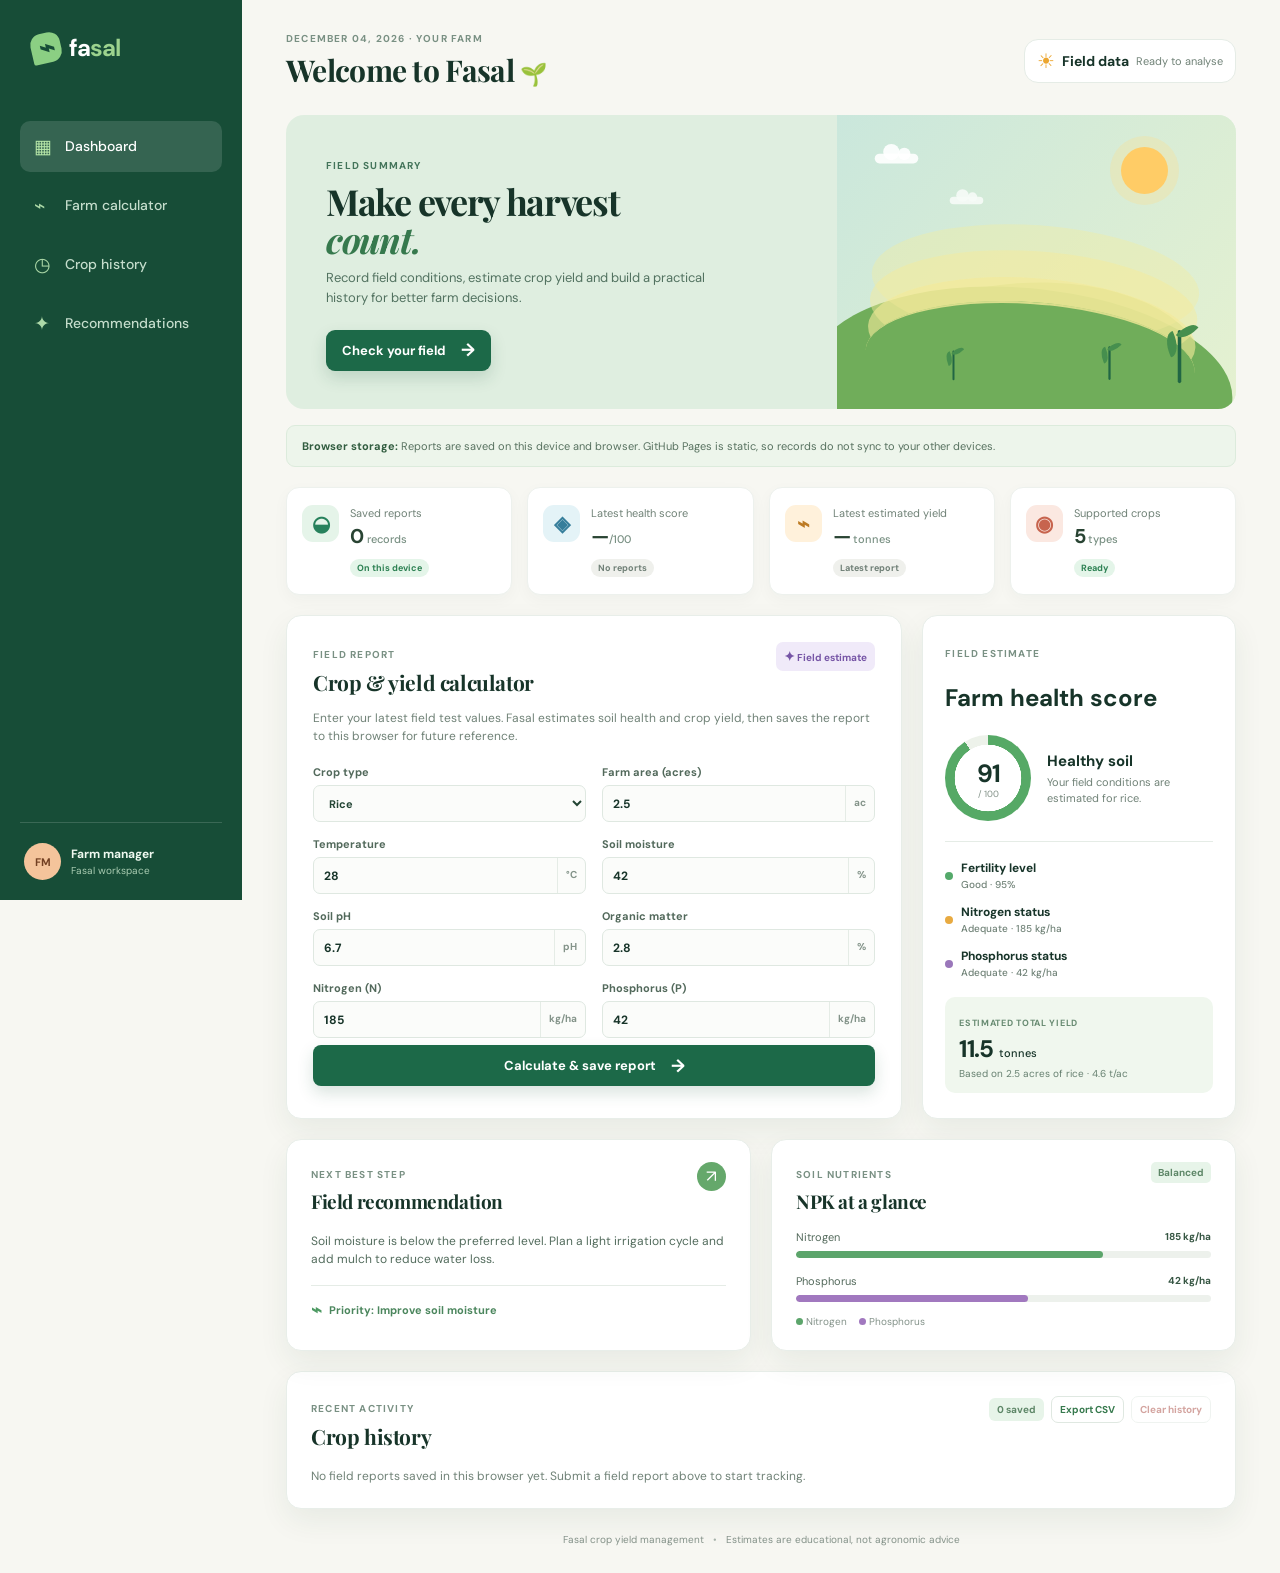
<file: index.html>
<!doctype html>
<html lang="en">
<head>
  <meta charset="UTF-8">
  <meta name="viewport" content="width=device-width, initial-scale=1">
  <meta name="theme-color" content="#145a3d">
  <meta name="description" content="Fasal helps you estimate crop yield and keep a field report history.">
  <title>Fasal | Crop yield management</title>
  <link rel="preconnect" href="https://fonts.googleapis.com">
  <link rel="preconnect" href="https://fonts.gstatic.com" crossorigin>
  <link href="https://fonts.googleapis.com/css2?family=DM+Sans:wght@400;500;600;700&family=Playfair+Display:wght@600;700&display=swap" rel="stylesheet">
  <link rel="stylesheet" href="static/styles.css">
  <script src="static/app.js" defer></script>
</head>
<body>
<main class="app-shell">
  <aside class="sidebar">
    <a class="brand" href="#top" aria-label="Fasal home"><span class="brand-mark">⌁</span><span>fa<span>sal</span></span></a>
    <nav class="nav-links" aria-label="Main navigation">
      <a class="nav-link active" href="#dashboard"><span>▦</span> Dashboard</a>
      <a class="nav-link" href="#calculator"><span>⌁</span> Farm calculator</a>
      <a class="nav-link" href="#history"><span>◷</span> Crop history</a>
      <a class="nav-link" href="#recommendations"><span>✦</span> Recommendations</a>
    </nav>
    <div class="farmer-card"><div class="avatar">FM</div><div><strong>Farm manager</strong><small>Fasal workspace</small></div></div>
  </aside>
  <section class="content" id="top">
    <header class="topbar">
      <div><p class="eyebrow" id="todayLabel">YOUR FARM · FIELD DASHBOARD</p><h1>Welcome to Fasal <span>🌱</span></h1></div>
      <div class="header-actions"><div class="weather-pill"><span>☀</span><b>Field data</b><small>Ready to analyse</small></div></div>
    </header>
    <section class="hero" id="dashboard">
      <div class="hero-copy"><span class="section-tag">FIELD SUMMARY</span><h2>Make every harvest <em>count.</em></h2><p>Record field conditions, estimate crop yield and build a practical history for better farm decisions.</p><a href="#calculator" class="primary-btn">Check your field <span>→</span></a></div>
      <div class="hero-art" aria-hidden="true"><div class="sun"></div><div class="cloud cloud-one"></div><div class="cloud cloud-two"></div><div class="hill hill-back"></div><div class="hill hill-front"></div><div class="field-lines"></div><div class="plant plant-one"><b></b><i></i><i></i></div><div class="plant plant-two"><b></b><i></i><i></i></div><div class="plant plant-three"><b></b><i></i><i></i></div></div>
    </section>
    <div class="storage-notice" role="note"><strong>Browser storage:</strong> Reports are saved on this device and browser. GitHub Pages is static, so records do not sync to your other devices.</div>
    <section class="metric-grid" aria-label="Farm overview">
      <article class="metric-card"><div class="metric-icon mint">◒</div><div><p>Saved reports</p><strong id="recordCount">0<span> records</span></strong></div><span class="metric-status good">On this device</span></article>
      <article class="metric-card"><div class="metric-icon blue">◈</div><div><p>Latest health score</p><strong id="latestScore">—<span>/100</span></strong></div><span class="metric-status neutral" id="latestHealthStatus">No reports</span></article>
      <article class="metric-card"><div class="metric-icon amber">⌁</div><div><p>Latest estimated yield</p><strong id="latestYield">—<span> tonnes</span></strong></div><span class="metric-status neutral">Latest report</span></article>
      <article class="metric-card"><div class="metric-icon coral">◉</div><div><p>Supported crops</p><strong>5<span> types</span></strong></div><span class="metric-status good">Ready</span></article>
    </section>
    <div id="formMessage" class="flash" role="status" aria-live="polite" hidden></div>
    <section class="work-area">
      <article class="calculator-panel" id="calculator">
        <div class="panel-heading"><div><span class="section-tag">FIELD REPORT</span><h2>Crop &amp; yield calculator</h2></div><span class="ai-badge"><b>✦</b> Field estimate</span></div>
        <p class="panel-intro">Enter your latest field test values. Fasal estimates soil health and crop yield, then saves the report to this browser for future reference.</p>
        <form id="farmForm">
          <div class="form-grid">
            <label for="crop">Crop type<select id="crop" name="crop" required><option value="rice">Rice</option><option value="wheat">Wheat</option><option value="maize">Maize</option><option value="cotton">Cotton</option><option value="sugarcane">Sugarcane</option></select></label>
            <label for="area">Farm area (acres)<div class="input-wrap"><input id="area" name="area" type="number" min="0.1" max="10000" step="0.1" value="2.5" required><span>ac</span></div></label>
            <label for="temperature">Temperature<div class="input-wrap"><input id="temperature" name="temperature" type="number" min="0" max="60" step="0.1" value="28" required><span>°C</span></div></label>
            <label for="moisture">Soil moisture<div class="input-wrap"><input id="moisture" name="moisture" type="number" min="0" max="100" step="0.1" value="42" required><span>%</span></div></label>
            <label for="ph">Soil pH<div class="input-wrap"><input id="ph" name="ph" type="number" min="0" max="14" step="0.1" value="6.7" required><span>pH</span></div></label>
            <label for="organic">Organic matter<div class="input-wrap"><input id="organic" name="organic" type="number" min="0" max="15" step="0.1" value="2.8" required><span>%</span></div></label>
            <label for="nitrogen">Nitrogen (N)<div class="input-wrap"><input id="nitrogen" name="nitrogen" type="number" min="0" max="300" step="0.1" value="185" required><span>kg/ha</span></div></label>
            <label for="phosphorus">Phosphorus (P)<div class="input-wrap"><input id="phosphorus" name="phosphorus" type="number" min="0" max="150" step="0.1" value="42" required><span>kg/ha</span></div></label>
          </div>
          <button class="calculate-btn" type="submit">Calculate &amp; save report <span>→</span></button>
        </form>
      </article>
      <aside class="result-panel" id="soil-report" aria-live="polite">
        <div class="result-header"><div><span class="section-tag">FIELD ESTIMATE</span><h2>Farm health score</h2></div></div>
        <div class="score-row"><div class="score-ring" id="scoreRing"><strong id="scoreValue">—</strong><span>/ 100</span></div><div><strong id="scoreTitle">Ready to calculate</strong><p id="scoreDescription">Enter your field readings to see a crop-specific estimate.</p></div></div>
        <div class="divider"></div>
        <div class="result-list">
          <div><span class="dot green"></span><p>Fertility level<small id="resultFertility">—</small></p></div>
          <div><span class="dot yellow"></span><p>Nitrogen status<small id="resultNitrogen">—</small></p></div>
          <div><span class="dot purple"></span><p>Phosphorus status<small id="resultPhosphorus">—</small></p></div>
        </div>
        <div class="yield-box"><span>ESTIMATED TOTAL YIELD</span><strong id="totalYield">— <small>tonnes</small></strong><p id="yieldDetail">Estimate updates when you calculate</p></div>
      </aside>
    </section>
    <section class="lower-grid" id="recommendations">
      <article class="advice-card"><div class="panel-heading compact-heading"><div><span class="section-tag">NEXT BEST STEP</span><h2>Field recommendation</h2></div><span class="round-icon">↗</span></div><p id="recommendationText">Calculate a report to get a field recommendation based on your readings.</p><div class="recommendation-meta"><span class="leaf-dot">⌁</span><span id="recommendationTag">Recommendations are general guidance</span></div></article>
      <article class="nutrient-card"><div class="panel-heading compact-heading"><div><span class="section-tag">SOIL NUTRIENTS</span><h2>NPK at a glance</h2></div><span id="nutrientOverall" class="overall-label">Awaiting readings</span></div><div class="bar-group"><div><span>Nitrogen</span><b id="nText">—</b></div><div class="track"><i id="nBar" class="n-bar" style="width:0"></i></div></div><div class="bar-group"><div><span>Phosphorus</span><b id="pText">—</b></div><div class="track"><i id="pBar" class="p-bar" style="width:0"></i></div></div><p class="legend"><span class="legend-dot nitrogen"></span> Nitrogen <span class="legend-dot phosphorus"></span> Phosphorus</p></article>
    </section>
    <section class="history-section" id="history">
      <div class="panel-heading"><div><span class="section-tag">RECENT ACTIVITY</span><h2>Crop history</h2></div><div class="history-actions"><span class="history-count" id="historyCount">0 saved</span><button id="exportButton" class="small-action" type="button">Export CSV</button><button id="clearButton" class="small-action danger-action" type="button" disabled>Clear history</button></div></div>
      <div id="historyList"></div>
    </section>
    <footer>Fasal crop yield management <span>•</span> Estimates are educational, not agronomic advice</footer>
  </section>
</main>
</body>
</html>
</file>
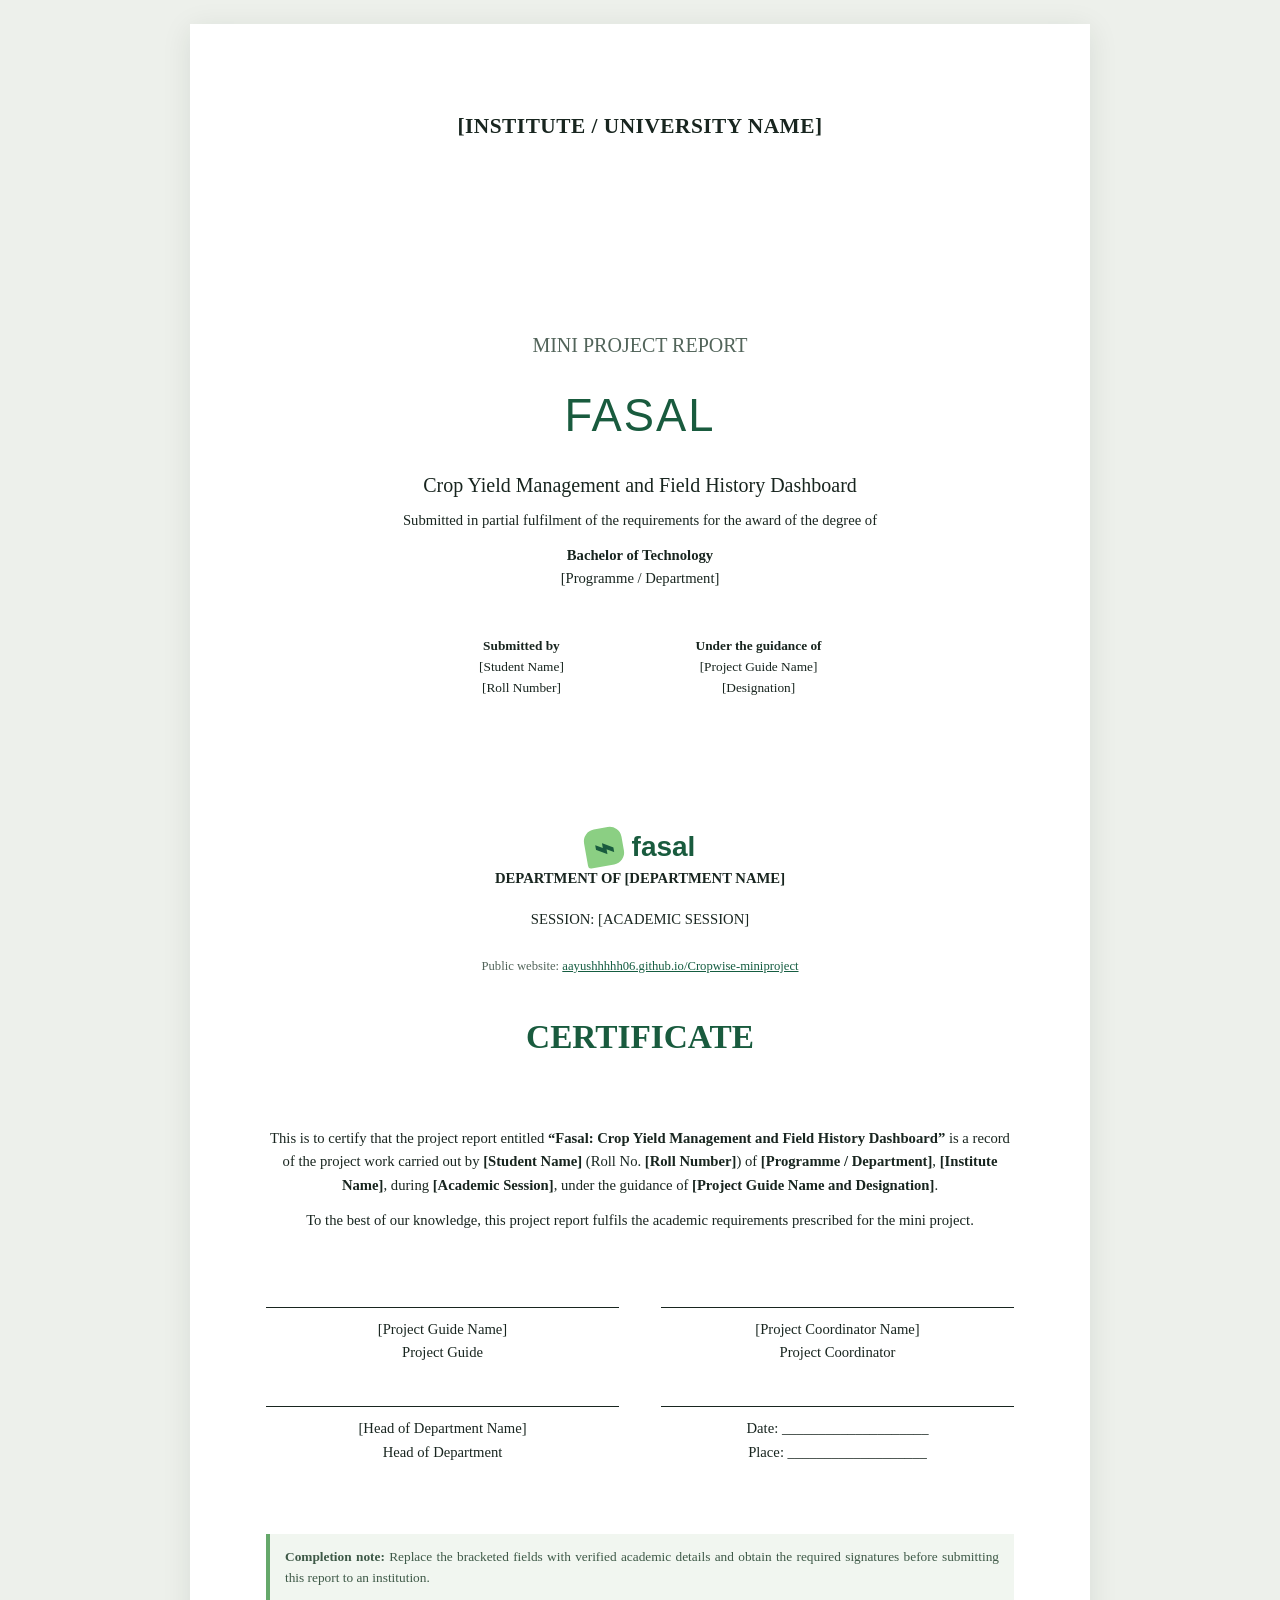
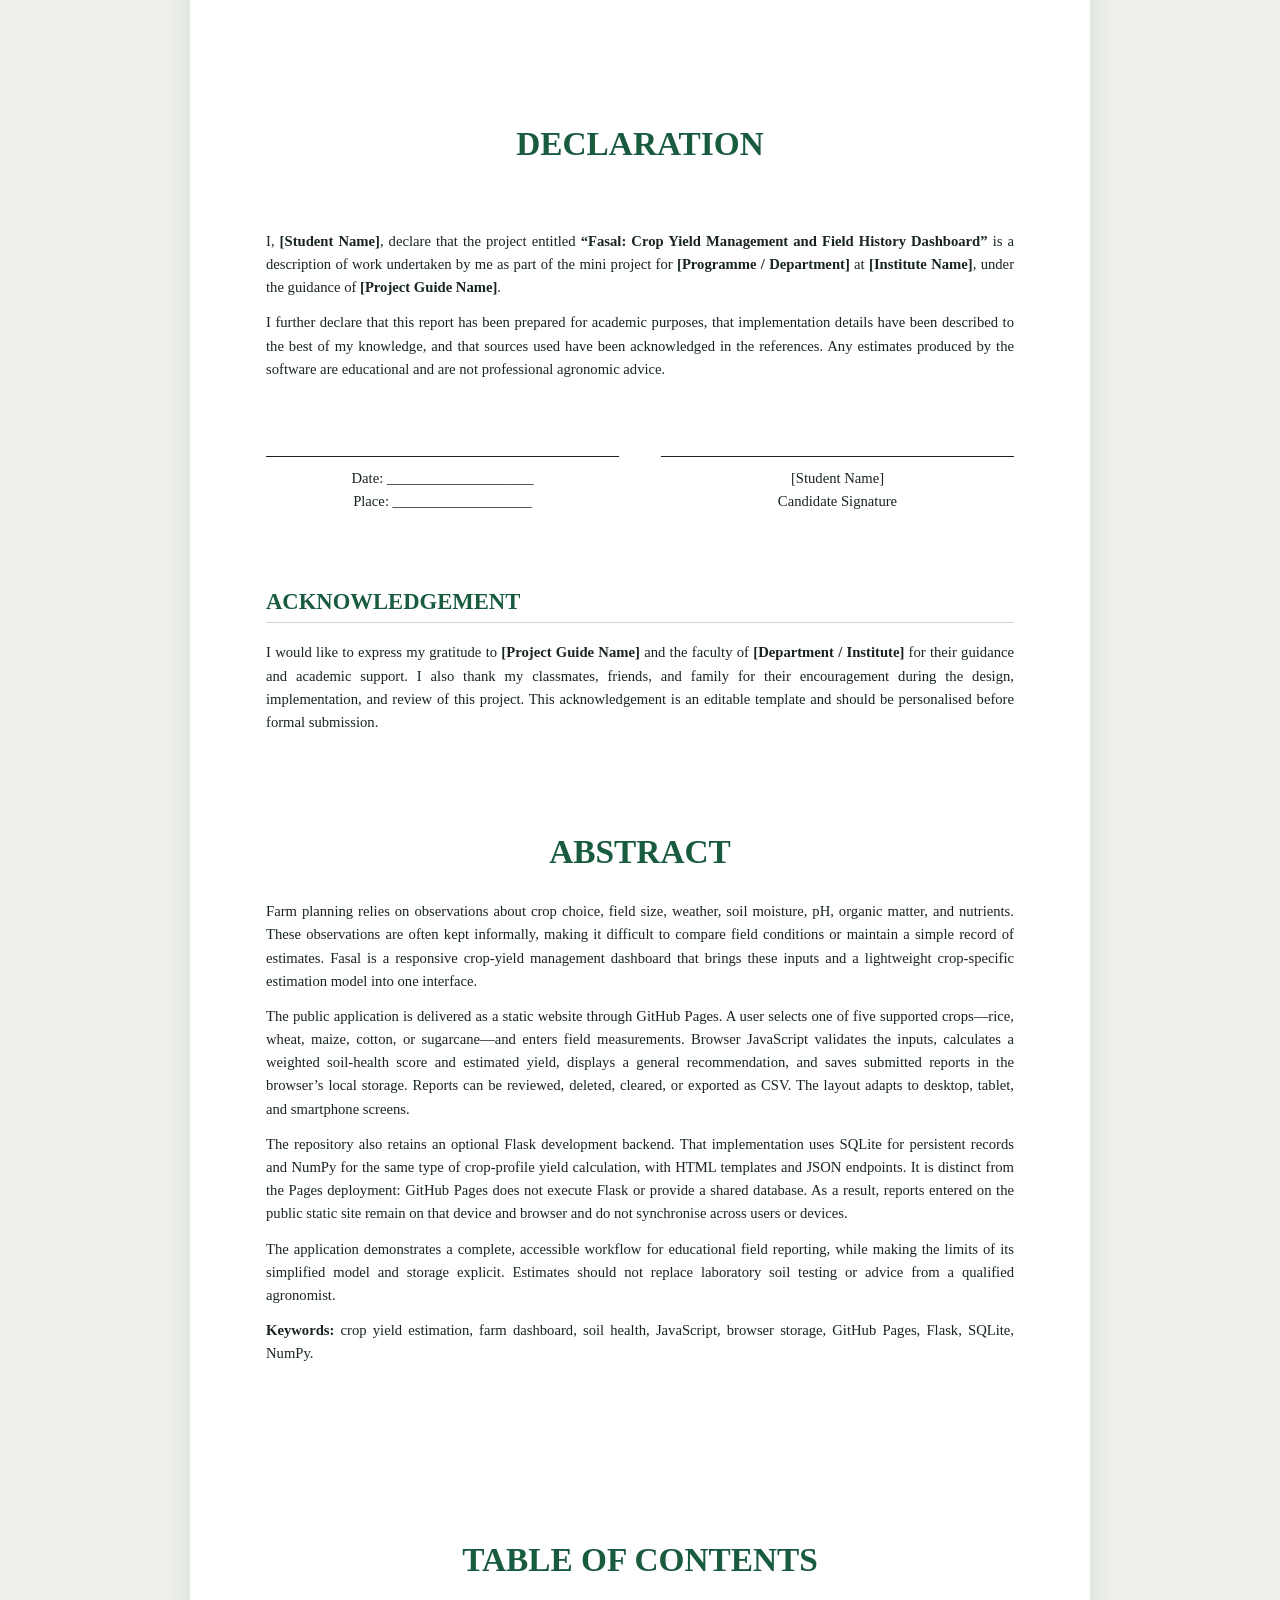
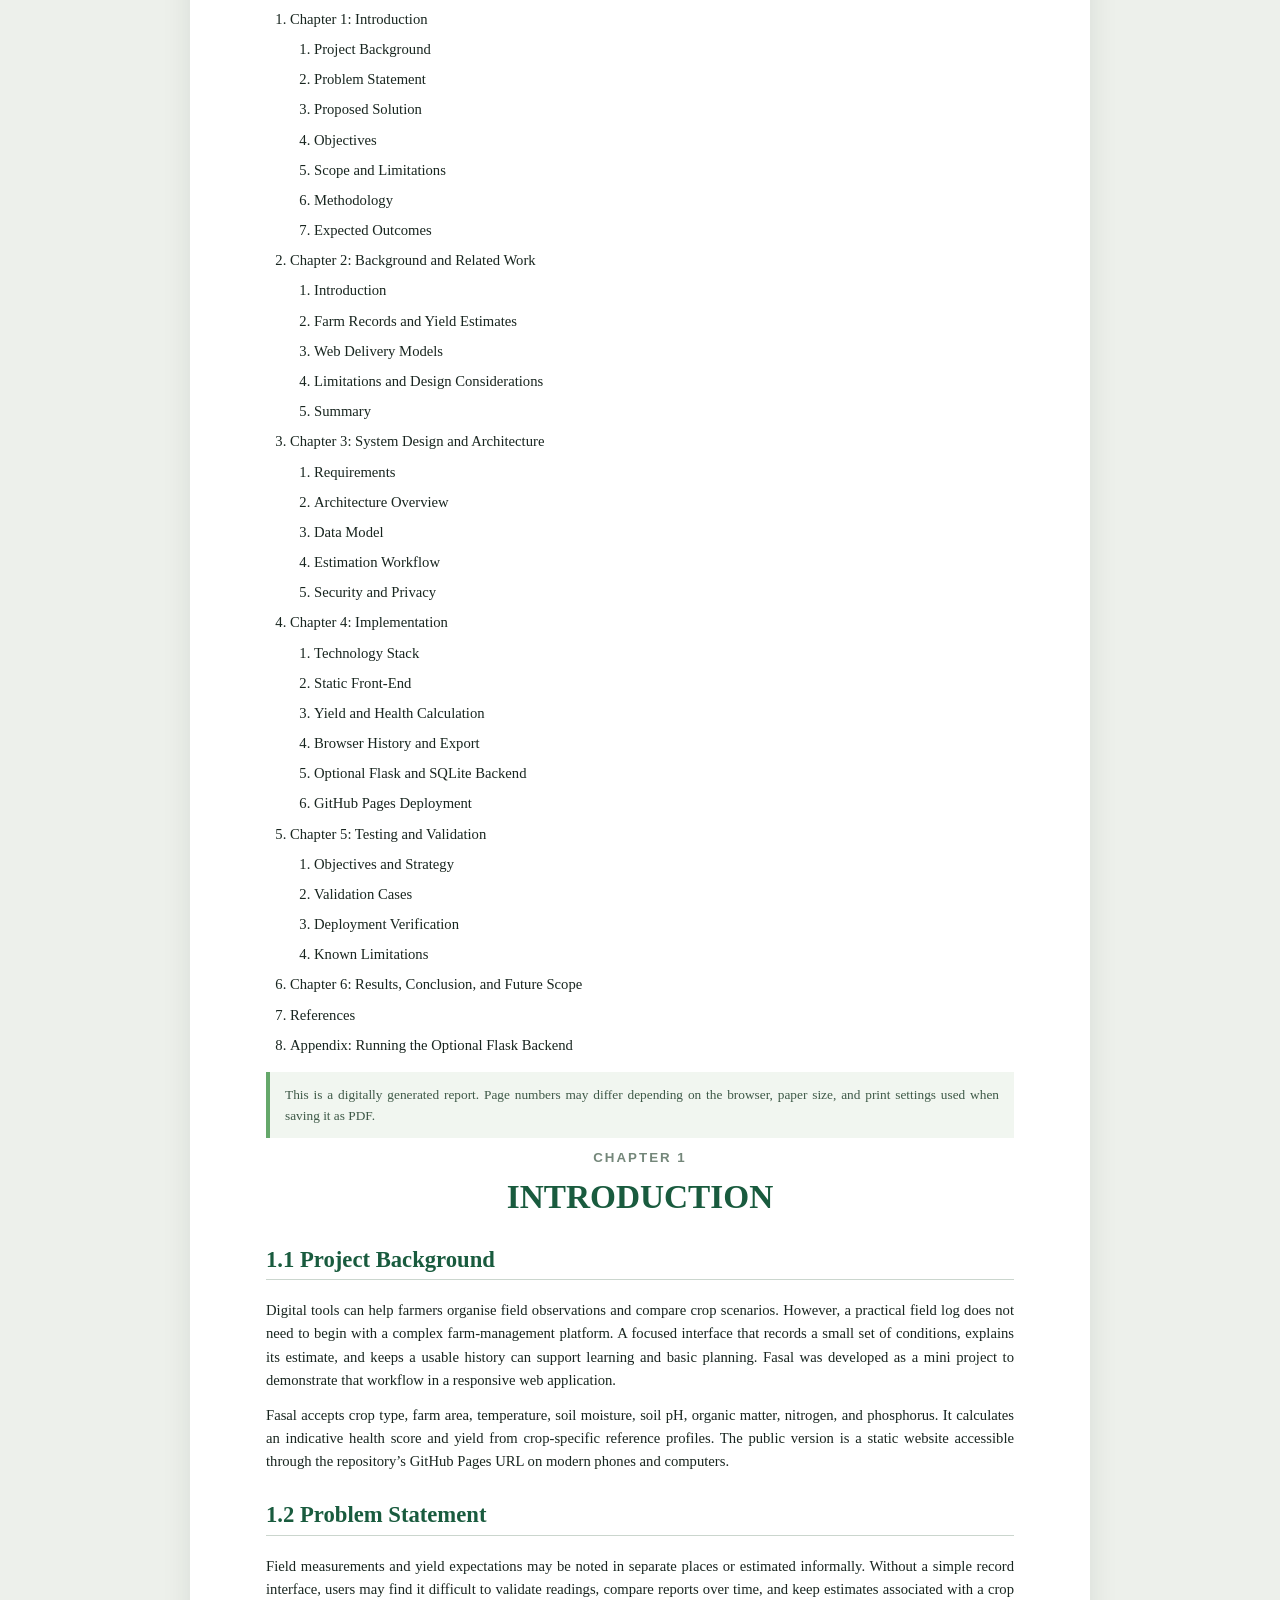
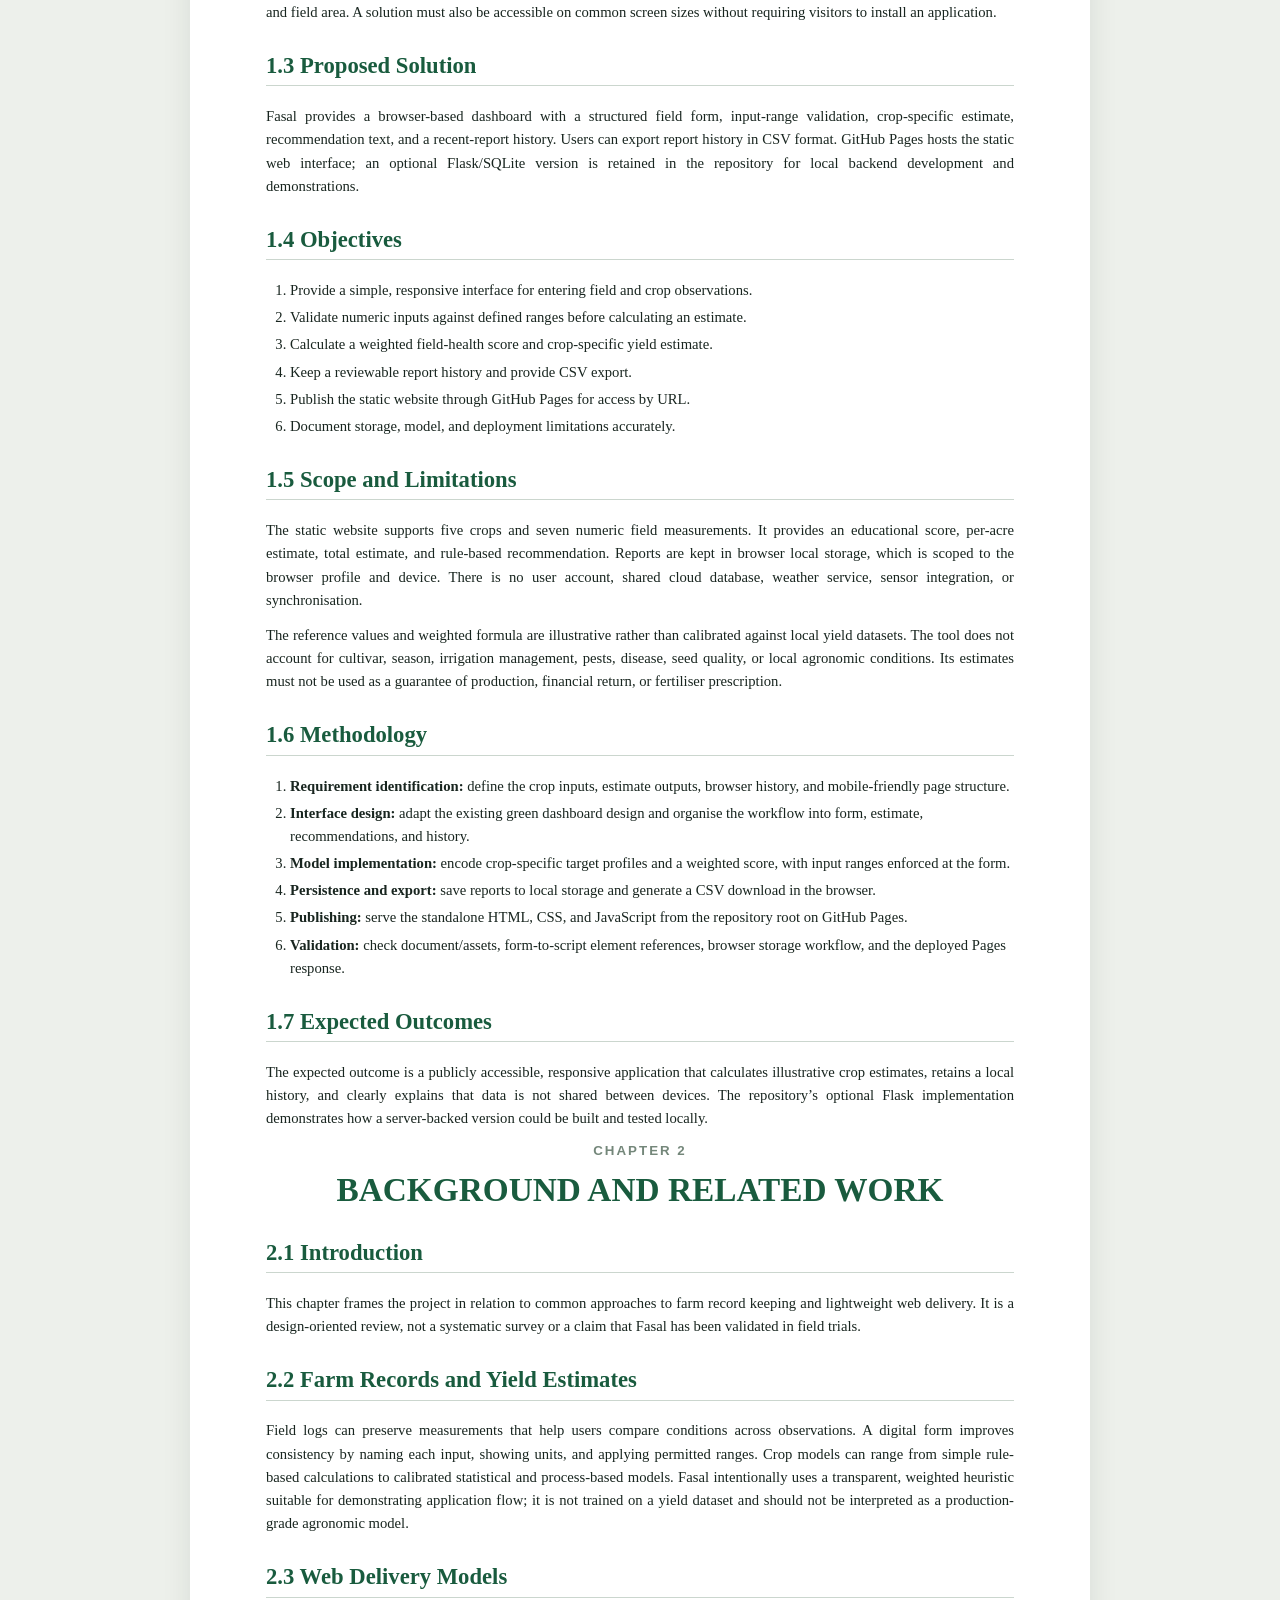
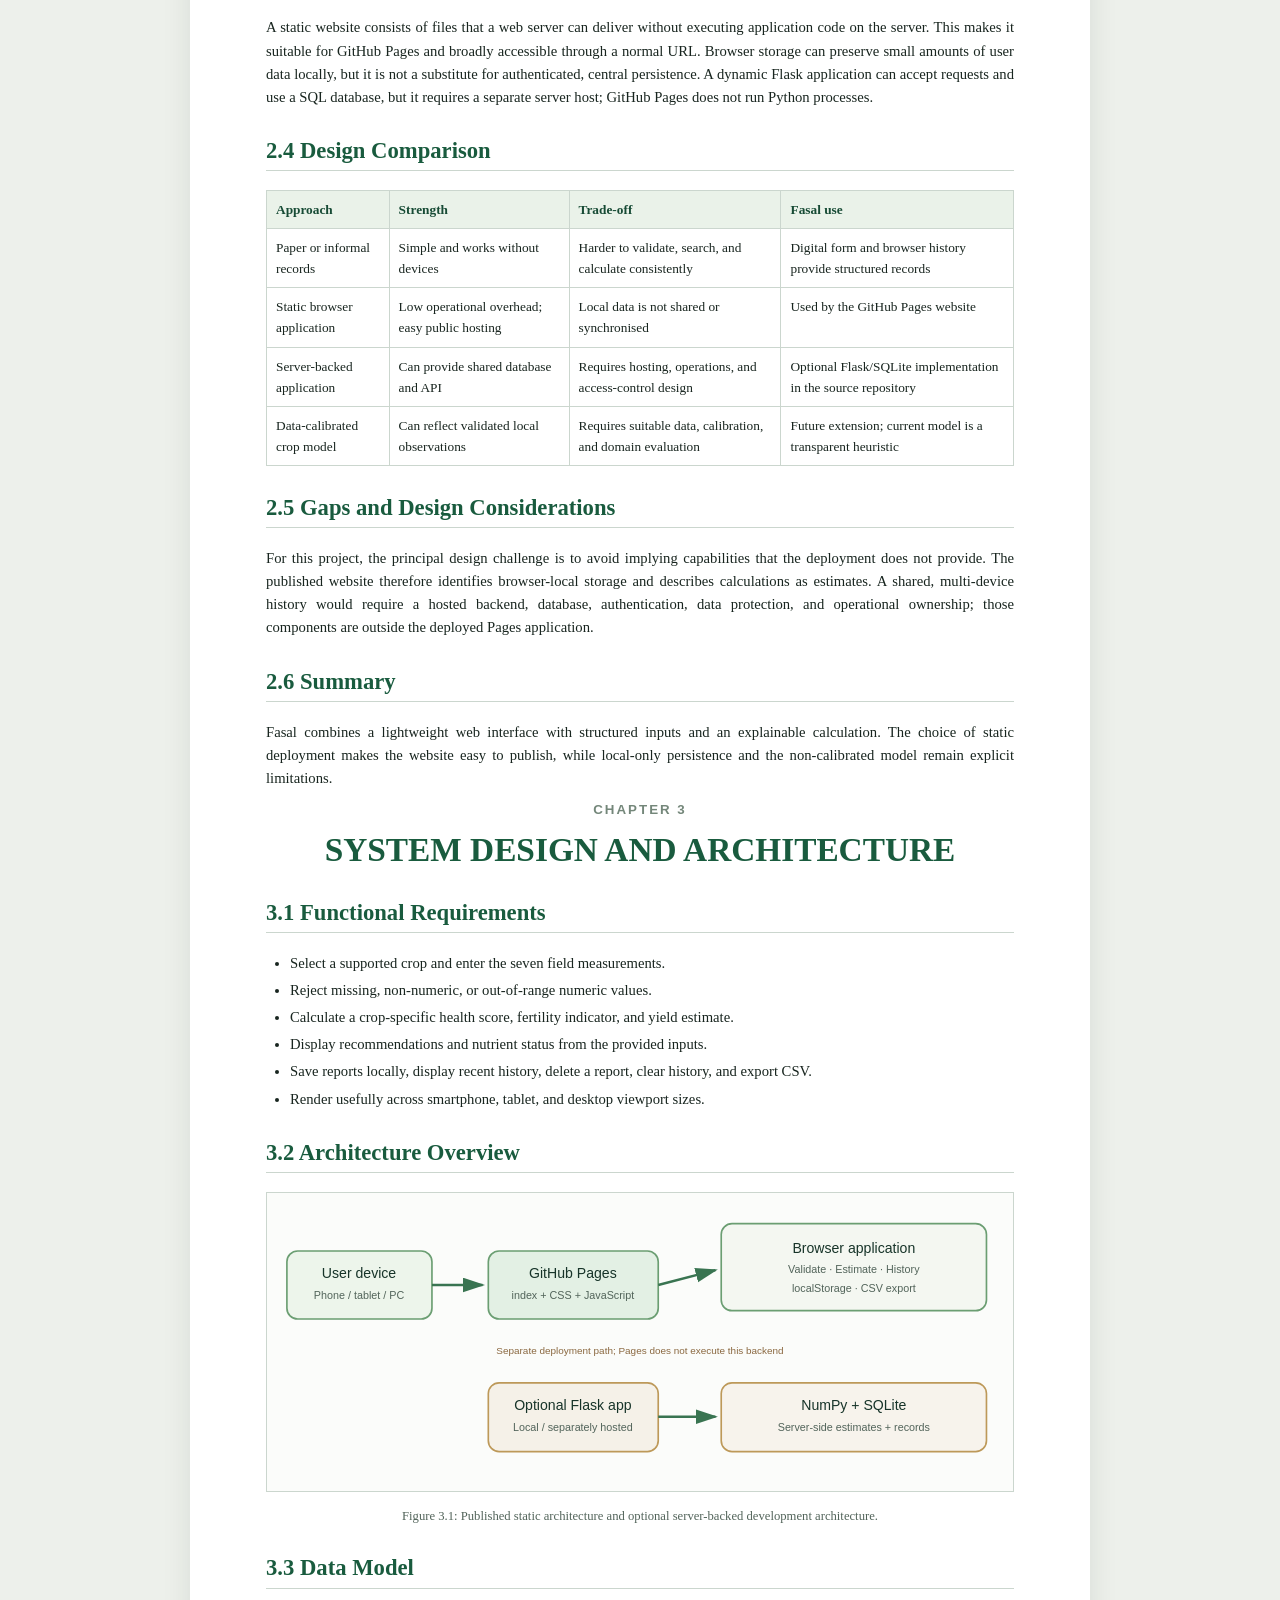
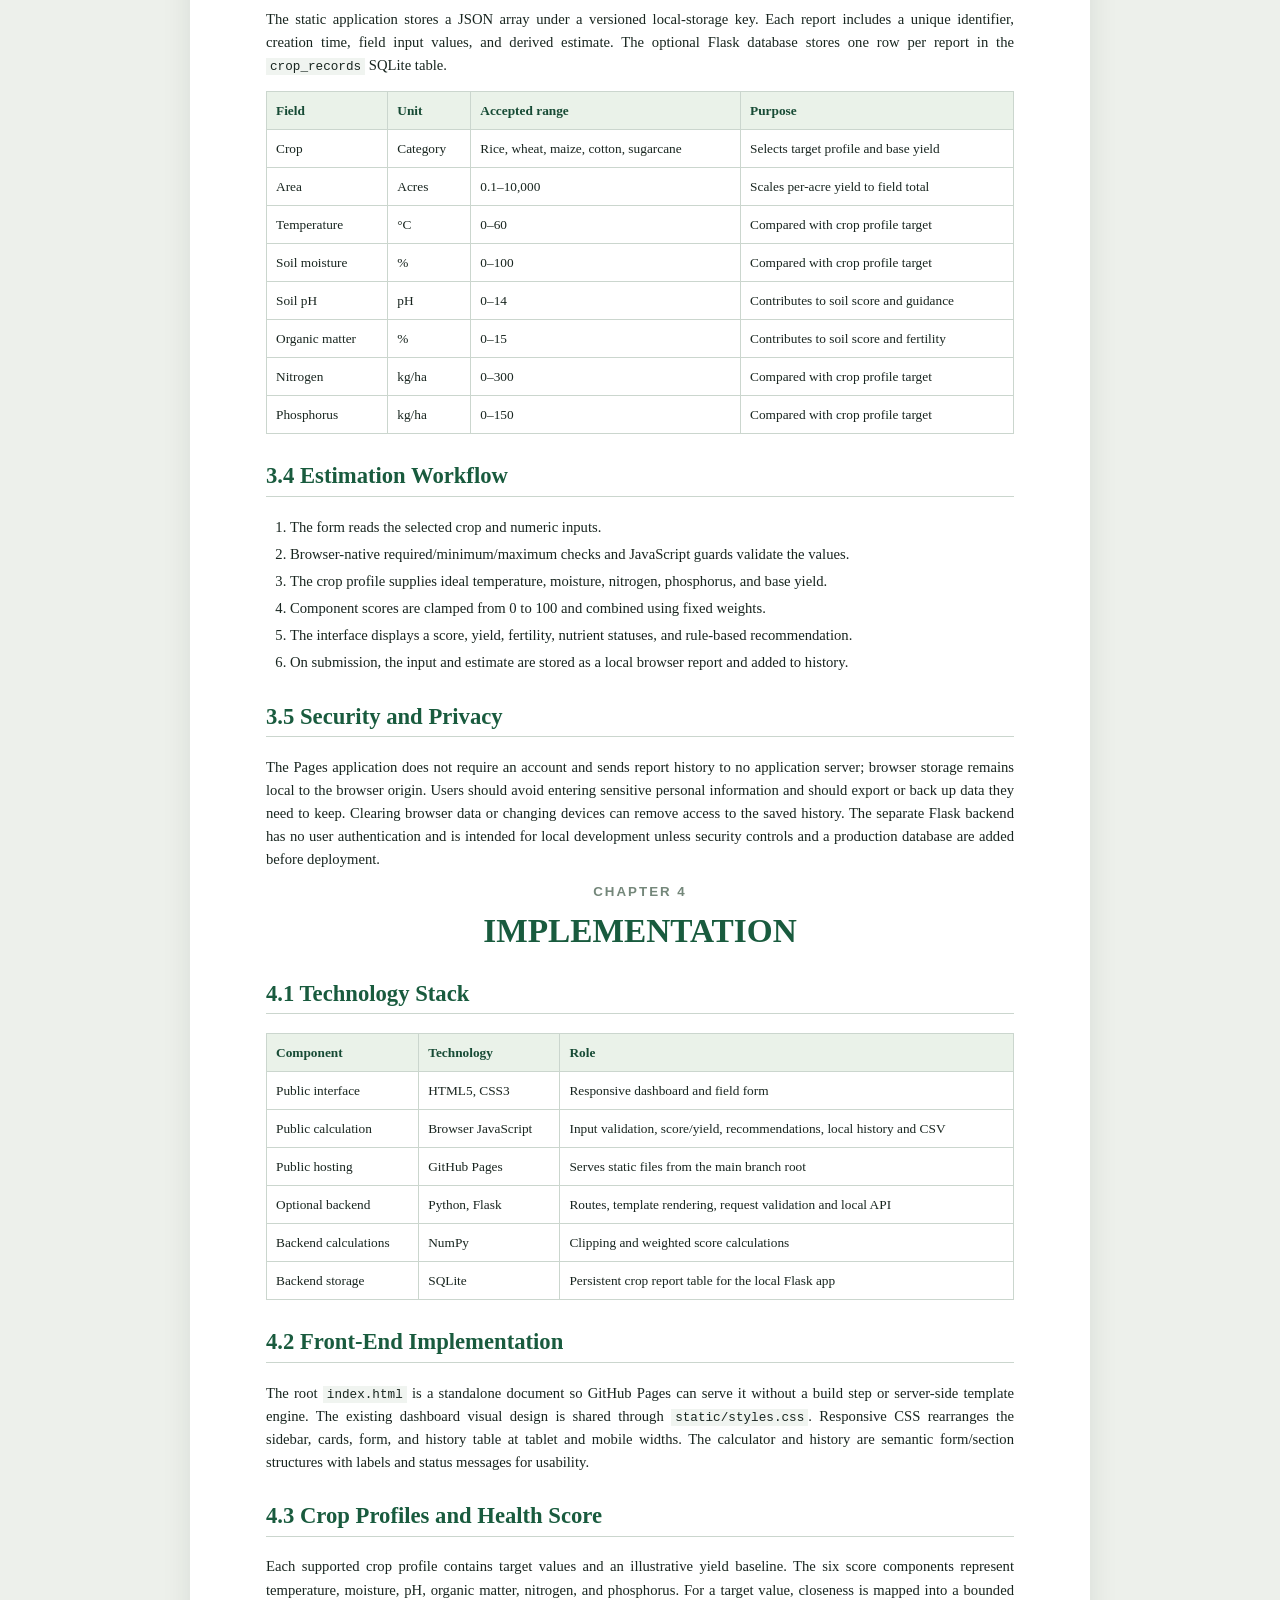
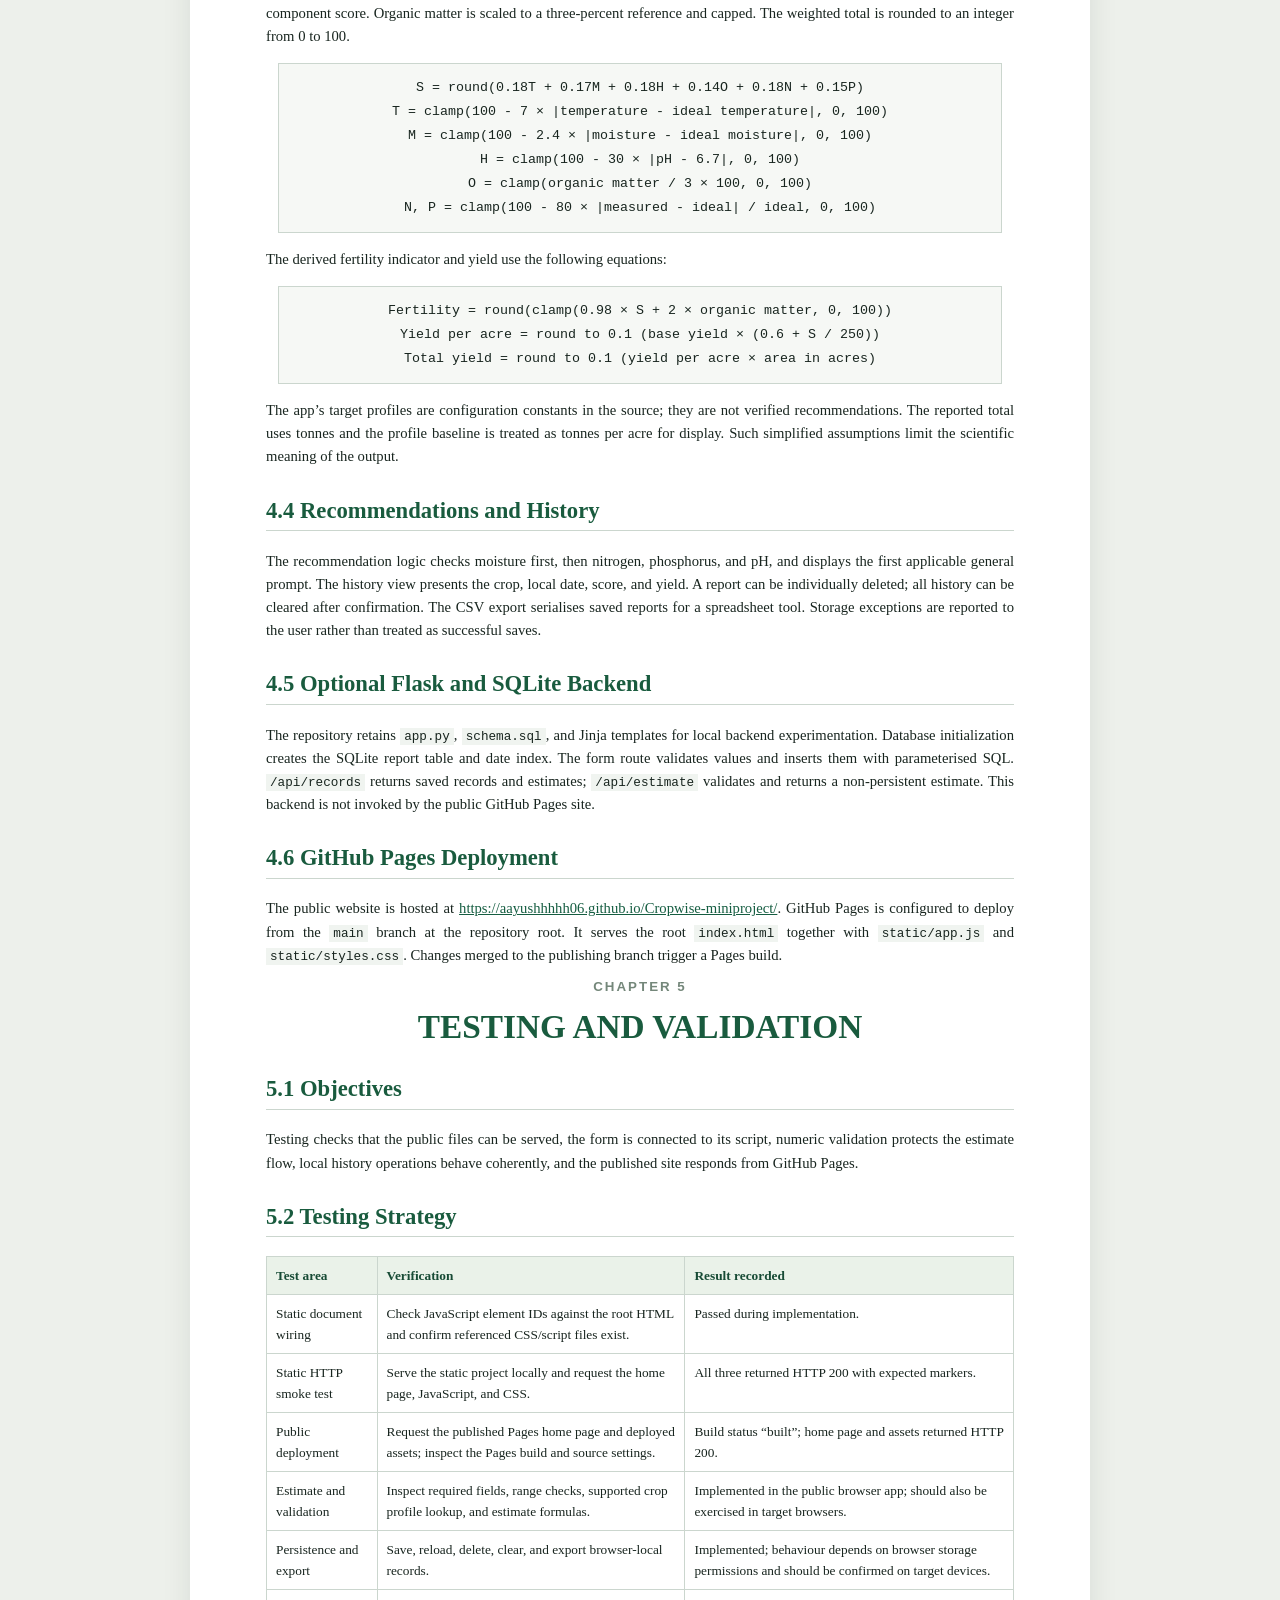
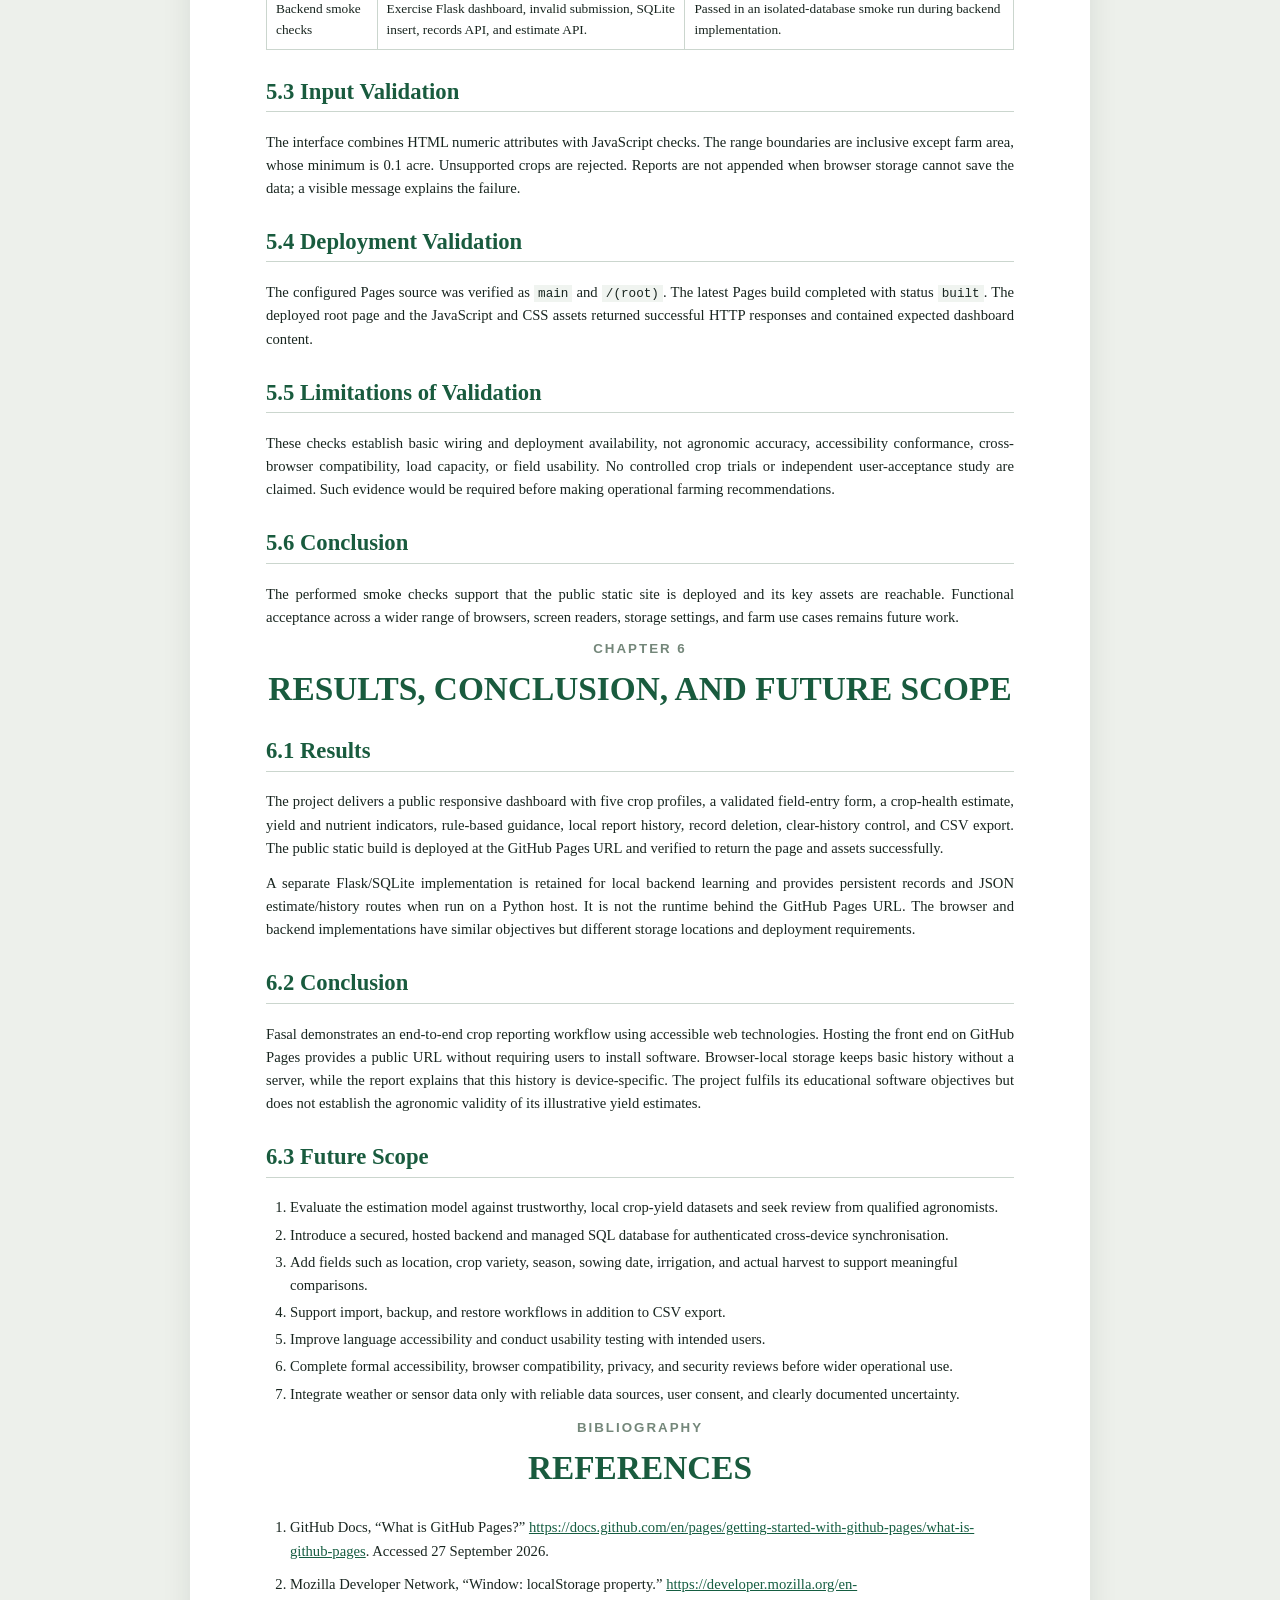
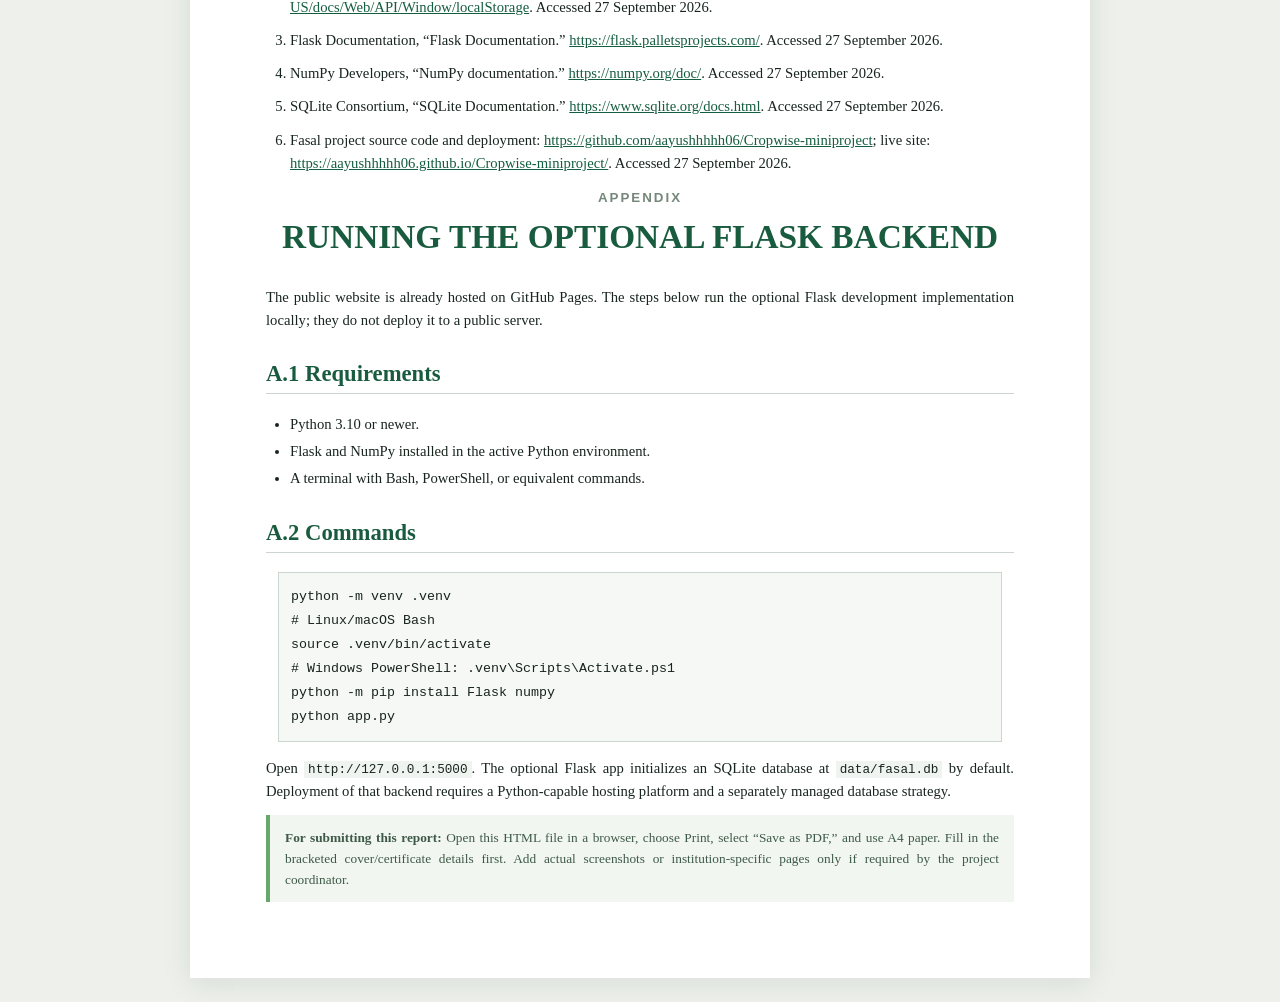
<file: Fasal_Project_Report.html>
<!doctype html>
<html lang="en">
<head>
  <meta charset="utf-8">
  <meta name="viewport" content="width=device-width, initial-scale=1">
  <meta name="description" content="Academic mini-project report for Fasal, a crop-yield management dashboard.">
  <title>Fasal - Mini Project Report</title>
  <style>
    :root {
      color-scheme: light;
      --ink: #18251f;
      --muted: #52645a;
      --green: #195b3e;
      --pale: #eaf2e9;
      --rule: #cbd6ce;
    }
    * { box-sizing: border-box; }
    html { background: #edf0eb; scroll-behavior: smooth; }
    body {
      max-width: 900px;
      margin: 24px auto;
      padding: 64px 76px;
      background: #fff;
      color: var(--ink);
      font: 11pt/1.58 Georgia, "Times New Roman", serif;
      box-shadow: 0 5px 28px #17291b18;
    }
    h1, h2, h3, h4 { color: var(--green); line-height: 1.25; }
    h1 { font-size: 25pt; text-align: center; }
    h2 { margin-top: 28px; font-size: 17pt; border-bottom: 1px solid var(--rule); padding-bottom: 5px; }
    h3 { margin: 21px 0 7px; font-size: 13pt; }
    h4 { margin-bottom: 5px; font-size: 11pt; }
    p { margin: 8px 0 12px; text-align: justify; }
    a { color: #155d41; overflow-wrap: anywhere; }
    table { width: 100%; margin: 14px 0 20px; border-collapse: collapse; font-size: 10pt; }
    th, td { padding: 8px 9px; border: 1px solid var(--rule); vertical-align: top; text-align: left; }
    th { color: #174b35; background: var(--pale); }
    ul, ol { padding-left: 24px; }
    li { margin: 4px 0; }
    code { padding: 1px 4px; background: #f0f4f0; font: 9.5pt Consolas, monospace; overflow-wrap: anywhere; }
    .cover { min-height: 900px; display: flex; flex-direction: column; align-items: center; justify-content: space-between; text-align: center; }
    .cover .institution { margin-top: 22px; font-size: 16pt; font-weight: 700; letter-spacing: .5px; }
    .cover .project-label { margin-top: 85px; color: var(--muted); font-size: 15pt; }
    .cover .project-title { margin: 18px 0; color: var(--green); font-family: Arial, sans-serif; font-size: 34pt; letter-spacing: 2px; }
    .cover .subtitle { max-width: 530px; font-size: 15pt; }
    .cover .details { width: 100%; margin-top: 35px; }
    .cover .details td { width: 50%; padding: 9px; border: 0; text-align: center; }
    .cover .department { margin-bottom: 18px; font-weight: 700; }
    .cover .session { margin-bottom: 25px; }
    .wordmark { display: inline-flex; align-items: center; gap: 9px; color: var(--green); font: 700 21pt Arial, sans-serif; }
    .wordmark-mark { width: 38px; height: 38px; display: inline-grid; place-items: center; border-radius: 12px 12px 12px 3px; background: #8bcf83; font-size: 25pt; transform: rotate(-10deg); }
    .page { margin-top: 22px; }
    .center { text-align: center; }
    .front-page { min-height: 680px; }
    .signature-grid { display: grid; grid-template-columns: 1fr 1fr; gap: 42px; margin-top: 75px; }
    .signature { padding-top: 10px; border-top: 1px solid var(--ink); text-align: center; }
    .note { padding: 12px 15px; border-left: 4px solid #65a86b; background: #f1f6f0; color: #3e5947; font-size: 10pt; }
    .contents li { margin: 7px 0; }
    .contents > ol > li { break-inside: avoid; }
    .contents a { color: var(--ink); text-decoration: none; }
    .chapter-kicker { margin-bottom: -16px; color: #74877a; text-align: center; letter-spacing: 2px; font: 700 10pt Arial, sans-serif; text-transform: uppercase; }
    .equation { margin: 15px 12px; padding: 12px; border: 1px solid var(--rule); background: #f6f8f5; text-align: center; font: 10pt/1.8 Consolas, monospace; overflow-wrap: anywhere; }
    figure { margin: 18px 0; }
    figcaption { margin-top: 7px; color: var(--muted); text-align: center; font-size: 9.5pt; }
    .architecture { width: 100%; height: auto; border: 1px solid var(--rule); background: #fbfcfa; }
    .small { color: var(--muted); font-size: 9.5pt; }
    .references li { margin-bottom: 10px; overflow-wrap: anywhere; }
    .end-mark { margin-top: 55px; color: var(--green); text-align: center; font-weight: 700; }
    @media (max-width: 700px) {
      body { margin: 0; padding: 28px 22px; }
      .cover { min-height: 760px; }
      .cover .project-title { font-size: 27pt; }
      .signature-grid { gap: 20px; }
      table { font-size: 9pt; }
      th, td { padding: 6px; }
    }
    @page { size: A4; margin: 19mm 19mm 20mm; }
    @media print {
      html { background: #fff; }
      body { max-width: none; margin: 0; padding: 0; box-shadow: none; font-size: 10.5pt; }
      .page { margin-top: 0; }
      .cover { min-height: 0; height: 250mm; break-after: page; }
      .front-page { min-height: 0; break-after: page; }
      .contents h1 { margin-top: 0; }
      .contents > ol { columns: 2; column-gap: 28px; font-size: 9.5pt; line-height: 1.3; }
      .contents li { margin: 3px 0; }
      .contents > ol > li { margin-bottom: 9px; }
      .chapter { break-before: page; }
      h2, h3 { break-after: avoid; }
      table, figure, .note { break-inside: avoid; }
      a { color: inherit; text-decoration: none; }
      .no-print { display: none; }
    }
  </style>
</head>
<body>
  <header class="cover">
    <div class="institution">[INSTITUTE / UNIVERSITY NAME]</div>
    <div>
      <div class="project-label">MINI PROJECT REPORT</div>
      <div class="project-title">FASAL</div>
      <div class="subtitle">Crop Yield Management and Field History Dashboard</div>
      <p class="center">Submitted in partial fulfilment of the requirements for the award of the degree of</p>
      <p class="center"><strong>Bachelor of Technology</strong><br>[Programme / Department]</p>
      <table class="details">
        <tr><td><strong>Submitted by</strong><br>[Student Name]<br>[Roll Number]</td><td><strong>Under the guidance of</strong><br>[Project Guide Name]<br>[Designation]</td></tr>
      </table>
    </div>
    <div>
      <div class="wordmark"><span class="wordmark-mark">⌁</span>fasal</div>
      <div class="department">DEPARTMENT OF [DEPARTMENT NAME]</div>
      <div class="session">SESSION: [ACADEMIC SESSION]</div>
      <p class="small">Public website: <a href="https://aayushhhhh06.github.io/Cropwise-miniproject/">aayushhhhh06.github.io/Cropwise-miniproject</a></p>
    </div>
  </header>

  <section class="page front-page" id="certificate">
    <h1>CERTIFICATE</h1>
    <p class="center" style="margin-top:70px">This is to certify that the project report entitled <strong>“Fasal: Crop Yield Management and Field History Dashboard”</strong> is a record of the project work carried out by <strong>[Student Name]</strong> (Roll No. <strong>[Roll Number]</strong>) of <strong>[Programme / Department]</strong>, <strong>[Institute Name]</strong>, during <strong>[Academic Session]</strong>, under the guidance of <strong>[Project Guide Name and Designation]</strong>.</p>
    <p class="center">To the best of our knowledge, this project report fulfils the academic requirements prescribed for the mini project.</p>
    <div class="signature-grid">
      <div class="signature">[Project Guide Name]<br>Project Guide</div>
      <div class="signature">[Project Coordinator Name]<br>Project Coordinator</div>
      <div class="signature">[Head of Department Name]<br>Head of Department</div>
      <div class="signature">Date: ____________________<br>Place: ___________________</div>
    </div>
    <p class="note" style="margin-top:70px"><strong>Completion note:</strong> Replace the bracketed fields with verified academic details and obtain the required signatures before submitting this report to an institution.</p>
  </section>

  <section class="page front-page" id="declaration">
    <h1>DECLARATION</h1>
    <p style="margin-top:65px">I, <strong>[Student Name]</strong>, declare that the project entitled <strong>“Fasal: Crop Yield Management and Field History Dashboard”</strong> is a description of work undertaken by me as part of the mini project for <strong>[Programme / Department]</strong> at <strong>[Institute Name]</strong>, under the guidance of <strong>[Project Guide Name]</strong>.</p>
    <p>I further declare that this report has been prepared for academic purposes, that implementation details have been described to the best of my knowledge, and that sources used have been acknowledged in the references. Any estimates produced by the software are educational and are not professional agronomic advice.</p>
    <div class="signature-grid">
      <div class="signature">Date: ____________________<br>Place: ___________________</div>
      <div class="signature">[Student Name]<br>Candidate Signature</div>
    </div>
    <h2 style="margin-top:75px">ACKNOWLEDGEMENT</h2>
    <p>I would like to express my gratitude to <strong>[Project Guide Name]</strong> and the faculty of <strong>[Department / Institute]</strong> for their guidance and academic support. I also thank my classmates, friends, and family for their encouragement during the design, implementation, and review of this project. This acknowledgement is an editable template and should be personalised before formal submission.</p>
  </section>

  <section class="page front-page" id="abstract">
    <h1>ABSTRACT</h1>
    <p>Farm planning relies on observations about crop choice, field size, weather, soil moisture, pH, organic matter, and nutrients. These observations are often kept informally, making it difficult to compare field conditions or maintain a simple record of estimates. Fasal is a responsive crop-yield management dashboard that brings these inputs and a lightweight crop-specific estimation model into one interface.</p>
    <p>The public application is delivered as a static website through GitHub Pages. A user selects one of five supported crops—rice, wheat, maize, cotton, or sugarcane—and enters field measurements. Browser JavaScript validates the inputs, calculates a weighted soil-health score and estimated yield, displays a general recommendation, and saves submitted reports in the browser’s local storage. Reports can be reviewed, deleted, cleared, or exported as CSV. The layout adapts to desktop, tablet, and smartphone screens.</p>
    <p>The repository also retains an optional Flask development backend. That implementation uses SQLite for persistent records and NumPy for the same type of crop-profile yield calculation, with HTML templates and JSON endpoints. It is distinct from the Pages deployment: GitHub Pages does not execute Flask or provide a shared database. As a result, reports entered on the public static site remain on that device and browser and do not synchronise across users or devices.</p>
    <p>The application demonstrates a complete, accessible workflow for educational field reporting, while making the limits of its simplified model and storage explicit. Estimates should not replace laboratory soil testing or advice from a qualified agronomist.</p>
    <p><strong>Keywords:</strong> crop yield estimation, farm dashboard, soil health, JavaScript, browser storage, GitHub Pages, Flask, SQLite, NumPy.</p>
  </section>

  <section class="page front-page contents" id="contents">
    <h1>TABLE OF CONTENTS</h1>
    <ol>
      <li><a href="#chapter1">Chapter 1: Introduction</a>
        <ol><li>Project Background</li><li>Problem Statement</li><li>Proposed Solution</li><li>Objectives</li><li>Scope and Limitations</li><li>Methodology</li><li>Expected Outcomes</li></ol>
      </li>
      <li><a href="#chapter2">Chapter 2: Background and Related Work</a>
        <ol><li>Introduction</li><li>Farm Records and Yield Estimates</li><li>Web Delivery Models</li><li>Limitations and Design Considerations</li><li>Summary</li></ol>
      </li>
      <li><a href="#chapter3">Chapter 3: System Design and Architecture</a>
        <ol><li>Requirements</li><li>Architecture Overview</li><li>Data Model</li><li>Estimation Workflow</li><li>Security and Privacy</li></ol>
      </li>
      <li><a href="#chapter4">Chapter 4: Implementation</a>
        <ol><li>Technology Stack</li><li>Static Front-End</li><li>Yield and Health Calculation</li><li>Browser History and Export</li><li>Optional Flask and SQLite Backend</li><li>GitHub Pages Deployment</li></ol>
      </li>
      <li><a href="#chapter5">Chapter 5: Testing and Validation</a>
        <ol><li>Objectives and Strategy</li><li>Validation Cases</li><li>Deployment Verification</li><li>Known Limitations</li></ol>
      </li>
      <li><a href="#chapter6">Chapter 6: Results, Conclusion, and Future Scope</a></li>
      <li><a href="#references">References</a></li>
      <li><a href="#appendix">Appendix: Running the Optional Flask Backend</a></li>
    </ol>
    <p class="note">This is a digitally generated report. Page numbers may differ depending on the browser, paper size, and print settings used when saving it as PDF.</p>
  </section>

  <section class="chapter" id="chapter1">
    <p class="chapter-kicker">Chapter 1</p>
    <h1>INTRODUCTION</h1>
    <h2>1.1 Project Background</h2>
    <p>Digital tools can help farmers organise field observations and compare crop scenarios. However, a practical field log does not need to begin with a complex farm-management platform. A focused interface that records a small set of conditions, explains its estimate, and keeps a usable history can support learning and basic planning. Fasal was developed as a mini project to demonstrate that workflow in a responsive web application.</p>
    <p>Fasal accepts crop type, farm area, temperature, soil moisture, soil pH, organic matter, nitrogen, and phosphorus. It calculates an indicative health score and yield from crop-specific reference profiles. The public version is a static website accessible through the repository’s GitHub Pages URL on modern phones and computers.</p>
    <h2>1.2 Problem Statement</h2>
    <p>Field measurements and yield expectations may be noted in separate places or estimated informally. Without a simple record interface, users may find it difficult to validate readings, compare reports over time, and keep estimates associated with a crop and field area. A solution must also be accessible on common screen sizes without requiring visitors to install an application.</p>
    <h2>1.3 Proposed Solution</h2>
    <p>Fasal provides a browser-based dashboard with a structured field form, input-range validation, crop-specific estimate, recommendation text, and a recent-report history. Users can export report history in CSV format. GitHub Pages hosts the static web interface; an optional Flask/SQLite version is retained in the repository for local backend development and demonstrations.</p>
    <h2>1.4 Objectives</h2>
    <ol>
      <li>Provide a simple, responsive interface for entering field and crop observations.</li>
      <li>Validate numeric inputs against defined ranges before calculating an estimate.</li>
      <li>Calculate a weighted field-health score and crop-specific yield estimate.</li>
      <li>Keep a reviewable report history and provide CSV export.</li>
      <li>Publish the static website through GitHub Pages for access by URL.</li>
      <li>Document storage, model, and deployment limitations accurately.</li>
    </ol>
    <h2>1.5 Scope and Limitations</h2>
    <p>The static website supports five crops and seven numeric field measurements. It provides an educational score, per-acre estimate, total estimate, and rule-based recommendation. Reports are kept in browser local storage, which is scoped to the browser profile and device. There is no user account, shared cloud database, weather service, sensor integration, or synchronisation.</p>
    <p>The reference values and weighted formula are illustrative rather than calibrated against local yield datasets. The tool does not account for cultivar, season, irrigation management, pests, disease, seed quality, or local agronomic conditions. Its estimates must not be used as a guarantee of production, financial return, or fertiliser prescription.</p>
    <h2>1.6 Methodology</h2>
    <ol>
      <li><strong>Requirement identification:</strong> define the crop inputs, estimate outputs, browser history, and mobile-friendly page structure.</li>
      <li><strong>Interface design:</strong> adapt the existing green dashboard design and organise the workflow into form, estimate, recommendations, and history.</li>
      <li><strong>Model implementation:</strong> encode crop-specific target profiles and a weighted score, with input ranges enforced at the form.</li>
      <li><strong>Persistence and export:</strong> save reports to local storage and generate a CSV download in the browser.</li>
      <li><strong>Publishing:</strong> serve the standalone HTML, CSS, and JavaScript from the repository root on GitHub Pages.</li>
      <li><strong>Validation:</strong> check document/assets, form-to-script element references, browser storage workflow, and the deployed Pages response.</li>
    </ol>
    <h2>1.7 Expected Outcomes</h2>
    <p>The expected outcome is a publicly accessible, responsive application that calculates illustrative crop estimates, retains a local history, and clearly explains that data is not shared between devices. The repository’s optional Flask implementation demonstrates how a server-backed version could be built and tested locally.</p>
  </section>

  <section class="chapter" id="chapter2">
    <p class="chapter-kicker">Chapter 2</p>
    <h1>BACKGROUND AND RELATED WORK</h1>
    <h2>2.1 Introduction</h2>
    <p>This chapter frames the project in relation to common approaches to farm record keeping and lightweight web delivery. It is a design-oriented review, not a systematic survey or a claim that Fasal has been validated in field trials.</p>
    <h2>2.2 Farm Records and Yield Estimates</h2>
    <p>Field logs can preserve measurements that help users compare conditions across observations. A digital form improves consistency by naming each input, showing units, and applying permitted ranges. Crop models can range from simple rule-based calculations to calibrated statistical and process-based models. Fasal intentionally uses a transparent, weighted heuristic suitable for demonstrating application flow; it is not trained on a yield dataset and should not be interpreted as a production-grade agronomic model.</p>
    <h2>2.3 Web Delivery Models</h2>
    <p>A static website consists of files that a web server can deliver without executing application code on the server. This makes it suitable for GitHub Pages and broadly accessible through a normal URL. Browser storage can preserve small amounts of user data locally, but it is not a substitute for authenticated, central persistence. A dynamic Flask application can accept requests and use a SQL database, but it requires a separate server host; GitHub Pages does not run Python processes.</p>
    <h2>2.4 Design Comparison</h2>
    <table>
      <thead><tr><th>Approach</th><th>Strength</th><th>Trade-off</th><th>Fasal use</th></tr></thead>
      <tbody>
        <tr><td>Paper or informal records</td><td>Simple and works without devices</td><td>Harder to validate, search, and calculate consistently</td><td>Digital form and browser history provide structured records</td></tr>
        <tr><td>Static browser application</td><td>Low operational overhead; easy public hosting</td><td>Local data is not shared or synchronised</td><td>Used by the GitHub Pages website</td></tr>
        <tr><td>Server-backed application</td><td>Can provide shared database and API</td><td>Requires hosting, operations, and access-control design</td><td>Optional Flask/SQLite implementation in the source repository</td></tr>
        <tr><td>Data-calibrated crop model</td><td>Can reflect validated local observations</td><td>Requires suitable data, calibration, and domain evaluation</td><td>Future extension; current model is a transparent heuristic</td></tr>
      </tbody>
    </table>
    <h2>2.5 Gaps and Design Considerations</h2>
    <p>For this project, the principal design challenge is to avoid implying capabilities that the deployment does not provide. The published website therefore identifies browser-local storage and describes calculations as estimates. A shared, multi-device history would require a hosted backend, database, authentication, data protection, and operational ownership; those components are outside the deployed Pages application.</p>
    <h2>2.6 Summary</h2>
    <p>Fasal combines a lightweight web interface with structured inputs and an explainable calculation. The choice of static deployment makes the website easy to publish, while local-only persistence and the non-calibrated model remain explicit limitations.</p>
  </section>

  <section class="chapter" id="chapter3">
    <p class="chapter-kicker">Chapter 3</p>
    <h1>SYSTEM DESIGN AND ARCHITECTURE</h1>
    <h2>3.1 Functional Requirements</h2>
    <ul>
      <li>Select a supported crop and enter the seven field measurements.</li>
      <li>Reject missing, non-numeric, or out-of-range numeric values.</li>
      <li>Calculate a crop-specific health score, fertility indicator, and yield estimate.</li>
      <li>Display recommendations and nutrient status from the provided inputs.</li>
      <li>Save reports locally, display recent history, delete a report, clear history, and export CSV.</li>
      <li>Render usefully across smartphone, tablet, and desktop viewport sizes.</li>
    </ul>
    <h2>3.2 Architecture Overview</h2>
    <figure>
      <svg class="architecture" viewBox="0 0 900 360" role="img" aria-labelledby="diagram-title diagram-desc">
        <title id="diagram-title">Fasal deployment architecture</title>
        <desc id="diagram-desc">A user accesses the public static site through GitHub Pages. Browser JavaScript calculates estimates and saves report history locally. A separate optional Flask backend uses NumPy and SQLite when run on a server.</desc>
        <defs><marker id="arrow" markerWidth="10" markerHeight="10" refX="8" refY="3" orient="auto"><path d="M0,0 L0,6 L9,3 z" fill="#397451"/></marker></defs>
        <rect x="24" y="70" width="175" height="82" rx="13" fill="#edf5eb" stroke="#6b9e72" stroke-width="2"/>
        <text x="111" y="103" text-anchor="middle" font-family="Arial" font-size="17" fill="#173429">User device</text>
        <text x="111" y="128" text-anchor="middle" font-family="Arial" font-size="13" fill="#52645a">Phone / tablet / PC</text>
        <rect x="267" y="70" width="205" height="82" rx="13" fill="#e3f0e4" stroke="#6b9e72" stroke-width="2"/>
        <text x="369" y="103" text-anchor="middle" font-family="Arial" font-size="17" fill="#173429">GitHub Pages</text>
        <text x="369" y="128" text-anchor="middle" font-family="Arial" font-size="13" fill="#52645a">index + CSS + JavaScript</text>
        <rect x="548" y="37" width="320" height="105" rx="13" fill="#f4f7f1" stroke="#6b9e72" stroke-width="2"/>
        <text x="708" y="72" text-anchor="middle" font-family="Arial" font-size="17" fill="#173429">Browser application</text>
        <text x="708" y="97" text-anchor="middle" font-family="Arial" font-size="13" fill="#52645a">Validate · Estimate · History</text>
        <text x="708" y="120" text-anchor="middle" font-family="Arial" font-size="13" fill="#52645a">localStorage · CSV export</text>
        <line x1="199" y1="111" x2="260" y2="111" stroke="#397451" stroke-width="3" marker-end="url(#arrow)"/>
        <line x1="472" y1="111" x2="541" y2="93" stroke="#397451" stroke-width="3" marker-end="url(#arrow)"/>
        <rect x="267" y="229" width="205" height="83" rx="13" fill="#f5f1e8" stroke="#bd9959" stroke-width="2"/>
        <text x="369" y="262" text-anchor="middle" font-family="Arial" font-size="17" fill="#173429">Optional Flask app</text>
        <text x="369" y="287" text-anchor="middle" font-family="Arial" font-size="13" fill="#52645a">Local / separately hosted</text>
        <rect x="548" y="229" width="320" height="83" rx="13" fill="#f7f3ec" stroke="#bd9959" stroke-width="2"/>
        <text x="708" y="262" text-anchor="middle" font-family="Arial" font-size="17" fill="#173429">NumPy + SQLite</text>
        <text x="708" y="287" text-anchor="middle" font-family="Arial" font-size="13" fill="#52645a">Server-side estimates + records</text>
        <line x1="472" y1="270" x2="541" y2="270" stroke="#397451" stroke-width="3" marker-end="url(#arrow)"/>
        <text x="450" y="194" text-anchor="middle" font-family="Arial" font-size="12" fill="#8a6840">Separate deployment path; Pages does not execute this backend</text>
      </svg>
      <figcaption>Figure 3.1: Published static architecture and optional server-backed development architecture.</figcaption>
    </figure>
    <h2>3.3 Data Model</h2>
    <p>The static application stores a JSON array under a versioned local-storage key. Each report includes a unique identifier, creation time, field input values, and derived estimate. The optional Flask database stores one row per report in the <code>crop_records</code> SQLite table.</p>
    <table>
      <thead><tr><th>Field</th><th>Unit</th><th>Accepted range</th><th>Purpose</th></tr></thead>
      <tbody>
        <tr><td>Crop</td><td>Category</td><td>Rice, wheat, maize, cotton, sugarcane</td><td>Selects target profile and base yield</td></tr>
        <tr><td>Area</td><td>Acres</td><td>0.1–10,000</td><td>Scales per-acre yield to field total</td></tr>
        <tr><td>Temperature</td><td>°C</td><td>0–60</td><td>Compared with crop profile target</td></tr>
        <tr><td>Soil moisture</td><td>%</td><td>0–100</td><td>Compared with crop profile target</td></tr>
        <tr><td>Soil pH</td><td>pH</td><td>0–14</td><td>Contributes to soil score and guidance</td></tr>
        <tr><td>Organic matter</td><td>%</td><td>0–15</td><td>Contributes to soil score and fertility</td></tr>
        <tr><td>Nitrogen</td><td>kg/ha</td><td>0–300</td><td>Compared with crop profile target</td></tr>
        <tr><td>Phosphorus</td><td>kg/ha</td><td>0–150</td><td>Compared with crop profile target</td></tr>
      </tbody>
    </table>
    <h2>3.4 Estimation Workflow</h2>
    <ol>
      <li>The form reads the selected crop and numeric inputs.</li>
      <li>Browser-native required/minimum/maximum checks and JavaScript guards validate the values.</li>
      <li>The crop profile supplies ideal temperature, moisture, nitrogen, phosphorus, and base yield.</li>
      <li>Component scores are clamped from 0 to 100 and combined using fixed weights.</li>
      <li>The interface displays a score, yield, fertility, nutrient statuses, and rule-based recommendation.</li>
      <li>On submission, the input and estimate are stored as a local browser report and added to history.</li>
    </ol>
    <h2>3.5 Security and Privacy</h2>
    <p>The Pages application does not require an account and sends report history to no application server; browser storage remains local to the browser origin. Users should avoid entering sensitive personal information and should export or back up data they need to keep. Clearing browser data or changing devices can remove access to the saved history. The separate Flask backend has no user authentication and is intended for local development unless security controls and a production database are added before deployment.</p>
  </section>

  <section class="chapter" id="chapter4">
    <p class="chapter-kicker">Chapter 4</p>
    <h1>IMPLEMENTATION</h1>
    <h2>4.1 Technology Stack</h2>
    <table>
      <thead><tr><th>Component</th><th>Technology</th><th>Role</th></tr></thead>
      <tbody>
        <tr><td>Public interface</td><td>HTML5, CSS3</td><td>Responsive dashboard and field form</td></tr>
        <tr><td>Public calculation</td><td>Browser JavaScript</td><td>Input validation, score/yield, recommendations, local history and CSV</td></tr>
        <tr><td>Public hosting</td><td>GitHub Pages</td><td>Serves static files from the main branch root</td></tr>
        <tr><td>Optional backend</td><td>Python, Flask</td><td>Routes, template rendering, request validation and local API</td></tr>
        <tr><td>Backend calculations</td><td>NumPy</td><td>Clipping and weighted score calculations</td></tr>
        <tr><td>Backend storage</td><td>SQLite</td><td>Persistent crop report table for the local Flask app</td></tr>
      </tbody>
    </table>
    <h2>4.2 Front-End Implementation</h2>
    <p>The root <code>index.html</code> is a standalone document so GitHub Pages can serve it without a build step or server-side template engine. The existing dashboard visual design is shared through <code>static/styles.css</code>. Responsive CSS rearranges the sidebar, cards, form, and history table at tablet and mobile widths. The calculator and history are semantic form/section structures with labels and status messages for usability.</p>
    <h2>4.3 Crop Profiles and Health Score</h2>
    <p>Each supported crop profile contains target values and an illustrative yield baseline. The six score components represent temperature, moisture, pH, organic matter, nitrogen, and phosphorus. For a target value, closeness is mapped into a bounded component score. Organic matter is scaled to a three-percent reference and capped. The weighted total is rounded to an integer from 0 to 100.</p>
    <div class="equation">
      S = round(0.18T + 0.17M + 0.18H + 0.14O + 0.18N + 0.15P)<br>
      T = clamp(100 - 7 × |temperature - ideal temperature|, 0, 100)<br>
      M = clamp(100 - 2.4 × |moisture - ideal moisture|, 0, 100)<br>
      H = clamp(100 - 30 × |pH - 6.7|, 0, 100)<br>
      O = clamp(organic matter / 3 × 100, 0, 100)<br>
      N, P = clamp(100 - 80 × |measured - ideal| / ideal, 0, 100)
    </div>
    <p>The derived fertility indicator and yield use the following equations:</p>
    <div class="equation">
      Fertility = round(clamp(0.98 × S + 2 × organic matter, 0, 100))<br>
      Yield per acre = round to 0.1 (base yield × (0.6 + S / 250))<br>
      Total yield = round to 0.1 (yield per acre × area in acres)
    </div>
    <p>The app’s target profiles are configuration constants in the source; they are not verified recommendations. The reported total uses tonnes and the profile baseline is treated as tonnes per acre for display. Such simplified assumptions limit the scientific meaning of the output.</p>
    <h2>4.4 Recommendations and History</h2>
    <p>The recommendation logic checks moisture first, then nitrogen, phosphorus, and pH, and displays the first applicable general prompt. The history view presents the crop, local date, score, and yield. A report can be individually deleted; all history can be cleared after confirmation. The CSV export serialises saved reports for a spreadsheet tool. Storage exceptions are reported to the user rather than treated as successful saves.</p>
    <h2>4.5 Optional Flask and SQLite Backend</h2>
    <p>The repository retains <code>app.py</code>, <code>schema.sql</code>, and Jinja templates for local backend experimentation. Database initialization creates the SQLite report table and date index. The form route validates values and inserts them with parameterised SQL. <code>/api/records</code> returns saved records and estimates; <code>/api/estimate</code> validates and returns a non-persistent estimate. This backend is not invoked by the public GitHub Pages site.</p>
    <h2>4.6 GitHub Pages Deployment</h2>
    <p>The public website is hosted at <a href="https://aayushhhhh06.github.io/Cropwise-miniproject/">https://aayushhhhh06.github.io/Cropwise-miniproject/</a>. GitHub Pages is configured to deploy from the <code>main</code> branch at the repository root. It serves the root <code>index.html</code> together with <code>static/app.js</code> and <code>static/styles.css</code>. Changes merged to the publishing branch trigger a Pages build.</p>
  </section>

  <section class="chapter" id="chapter5">
    <p class="chapter-kicker">Chapter 5</p>
    <h1>TESTING AND VALIDATION</h1>
    <h2>5.1 Objectives</h2>
    <p>Testing checks that the public files can be served, the form is connected to its script, numeric validation protects the estimate flow, local history operations behave coherently, and the published site responds from GitHub Pages.</p>
    <h2>5.2 Testing Strategy</h2>
    <table>
      <thead><tr><th>Test area</th><th>Verification</th><th>Result recorded</th></tr></thead>
      <tbody>
        <tr><td>Static document wiring</td><td>Check JavaScript element IDs against the root HTML and confirm referenced CSS/script files exist.</td><td>Passed during implementation.</td></tr>
        <tr><td>Static HTTP smoke test</td><td>Serve the static project locally and request the home page, JavaScript, and CSS.</td><td>All three returned HTTP 200 with expected markers.</td></tr>
        <tr><td>Public deployment</td><td>Request the published Pages home page and deployed assets; inspect the Pages build and source settings.</td><td>Build status “built”; home page and assets returned HTTP 200.</td></tr>
        <tr><td>Estimate and validation</td><td>Inspect required fields, range checks, supported crop profile lookup, and estimate formulas.</td><td>Implemented in the public browser app; should also be exercised in target browsers.</td></tr>
        <tr><td>Persistence and export</td><td>Save, reload, delete, clear, and export browser-local records.</td><td>Implemented; behaviour depends on browser storage permissions and should be confirmed on target devices.</td></tr>
        <tr><td>Backend smoke checks</td><td>Exercise Flask dashboard, invalid submission, SQLite insert, records API, and estimate API.</td><td>Passed in an isolated-database smoke run during backend implementation.</td></tr>
      </tbody>
    </table>
    <h2>5.3 Input Validation</h2>
    <p>The interface combines HTML numeric attributes with JavaScript checks. The range boundaries are inclusive except farm area, whose minimum is 0.1 acre. Unsupported crops are rejected. Reports are not appended when browser storage cannot save the data; a visible message explains the failure.</p>
    <h2>5.4 Deployment Validation</h2>
    <p>The configured Pages source was verified as <code>main</code> and <code>/(root)</code>. The latest Pages build completed with status <code>built</code>. The deployed root page and the JavaScript and CSS assets returned successful HTTP responses and contained expected dashboard content.</p>
    <h2>5.5 Limitations of Validation</h2>
    <p>These checks establish basic wiring and deployment availability, not agronomic accuracy, accessibility conformance, cross-browser compatibility, load capacity, or field usability. No controlled crop trials or independent user-acceptance study are claimed. Such evidence would be required before making operational farming recommendations.</p>
    <h2>5.6 Conclusion</h2>
    <p>The performed smoke checks support that the public static site is deployed and its key assets are reachable. Functional acceptance across a wider range of browsers, screen readers, storage settings, and farm use cases remains future work.</p>
  </section>

  <section class="chapter" id="chapter6">
    <p class="chapter-kicker">Chapter 6</p>
    <h1>RESULTS, CONCLUSION, AND FUTURE SCOPE</h1>
    <h2>6.1 Results</h2>
    <p>The project delivers a public responsive dashboard with five crop profiles, a validated field-entry form, a crop-health estimate, yield and nutrient indicators, rule-based guidance, local report history, record deletion, clear-history control, and CSV export. The public static build is deployed at the GitHub Pages URL and verified to return the page and assets successfully.</p>
    <p>A separate Flask/SQLite implementation is retained for local backend learning and provides persistent records and JSON estimate/history routes when run on a Python host. It is not the runtime behind the GitHub Pages URL. The browser and backend implementations have similar objectives but different storage locations and deployment requirements.</p>
    <h2>6.2 Conclusion</h2>
    <p>Fasal demonstrates an end-to-end crop reporting workflow using accessible web technologies. Hosting the front end on GitHub Pages provides a public URL without requiring users to install software. Browser-local storage keeps basic history without a server, while the report explains that this history is device-specific. The project fulfils its educational software objectives but does not establish the agronomic validity of its illustrative yield estimates.</p>
    <h2>6.3 Future Scope</h2>
    <ol>
      <li>Evaluate the estimation model against trustworthy, local crop-yield datasets and seek review from qualified agronomists.</li>
      <li>Introduce a secured, hosted backend and managed SQL database for authenticated cross-device synchronisation.</li>
      <li>Add fields such as location, crop variety, season, sowing date, irrigation, and actual harvest to support meaningful comparisons.</li>
      <li>Support import, backup, and restore workflows in addition to CSV export.</li>
      <li>Improve language accessibility and conduct usability testing with intended users.</li>
      <li>Complete formal accessibility, browser compatibility, privacy, and security reviews before wider operational use.</li>
      <li>Integrate weather or sensor data only with reliable data sources, user consent, and clearly documented uncertainty.</li>
    </ol>
  </section>

  <section class="chapter references" id="references">
    <p class="chapter-kicker">Bibliography</p>
    <h1>REFERENCES</h1>
    <ol>
      <li>GitHub Docs, “What is GitHub Pages?” <a href="https://docs.github.com/en/pages/getting-started-with-github-pages/what-is-github-pages">https://docs.github.com/en/pages/getting-started-with-github-pages/what-is-github-pages</a>. Accessed 27 September 2026.</li>
      <li>Mozilla Developer Network, “Window: localStorage property.” <a href="https://developer.mozilla.org/en-US/docs/Web/API/Window/localStorage">https://developer.mozilla.org/en-US/docs/Web/API/Window/localStorage</a>. Accessed 27 September 2026.</li>
      <li>Flask Documentation, “Flask Documentation.” <a href="https://flask.palletsprojects.com/">https://flask.palletsprojects.com/</a>. Accessed 27 September 2026.</li>
      <li>NumPy Developers, “NumPy documentation.” <a href="https://numpy.org/doc/">https://numpy.org/doc/</a>. Accessed 27 September 2026.</li>
      <li>SQLite Consortium, “SQLite Documentation.” <a href="https://www.sqlite.org/docs.html">https://www.sqlite.org/docs.html</a>. Accessed 27 September 2026.</li>
      <li>Fasal project source code and deployment: <a href="https://github.com/aayushhhhh06/Cropwise-miniproject">https://github.com/aayushhhhh06/Cropwise-miniproject</a>; live site: <a href="https://aayushhhhh06.github.io/Cropwise-miniproject/">https://aayushhhhh06.github.io/Cropwise-miniproject/</a>. Accessed 27 September 2026.</li>
    </ol>
  </section>

  <section class="chapter" id="appendix">
    <p class="chapter-kicker">Appendix</p>
    <h1>RUNNING THE OPTIONAL FLASK BACKEND</h1>
    <p>The public website is already hosted on GitHub Pages. The steps below run the optional Flask development implementation locally; they do not deploy it to a public server.</p>
    <h2>A.1 Requirements</h2>
    <ul><li>Python 3.10 or newer.</li><li>Flask and NumPy installed in the active Python environment.</li><li>A terminal with Bash, PowerShell, or equivalent commands.</li></ul>
    <h2>A.2 Commands</h2>
    <div class="equation" style="text-align:left">
      python -m venv .venv<br>
      # Linux/macOS Bash<br>
      source .venv/bin/activate<br>
      # Windows PowerShell: .venv\Scripts\Activate.ps1<br>
      python -m pip install Flask numpy<br>
      python app.py
    </div>
    <p>Open <code>http://127.0.0.1:5000</code>. The optional Flask app initializes an SQLite database at <code>data/fasal.db</code> by default. Deployment of that backend requires a Python-capable hosting platform and a separately managed database strategy.</p>
    <p class="note"><strong>For submitting this report:</strong> Open this HTML file in a browser, choose Print, select “Save as PDF,” and use A4 paper. Fill in the bracketed cover/certificate details first. Add actual screenshots or institution-specific pages only if required by the project coordinator.</p>
  </section>
</body>
</html>
</file>
<file: static/styles.css>
:root {
  --ink: #173429;
  --muted: #708277;
  --line: #e5ece6;
  --cream: #f7f7f2;
  --green: #1d6949;
  --soft-green: #e7f2e9;
  --card: #ffffff;
  --shadow: 0 12px 30px rgba(29, 71, 49, 0.07);
}

* { box-sizing: border-box; }
html { scroll-behavior: smooth; }
body { margin: 0; color: var(--ink); background: var(--cream); font-family: "DM Sans", sans-serif; }
button, input, select { font: inherit; }
button { cursor: pointer; }

.app-shell { min-height: 100vh; display: flex; }
.sidebar { width: 242px; background: #174d37; color: #eff9f0; padding: 32px 20px 20px; display: flex; flex-direction: column; position: sticky; top: 0; height: 100vh; }
.brand { display: flex; gap: 8px; align-items: center; color: white; text-decoration: none; margin: 0 11px 58px; font-size: 24px; font-weight: 700; letter-spacing: -1px; }
.brand span span { color: #9cd38e; }
.brand-mark { width: 30px; height: 30px; background: #8bcf83; color: #174d37; display: grid; place-items: center; font-size: 26px; line-height: 1; border-radius: 11px 11px 11px 2px; transform: rotate(-13deg); }
.nav-links { display: grid; gap: 8px; }
.nav-link { color: #c5ddcc; padding: 13px 14px; border-radius: 10px; text-decoration: none; font-size: 14px; font-weight: 500; transition: .2s ease; }
.nav-link span { display: inline-block; color: #add9a8; font-size: 19px; width: 27px; vertical-align: -2px; }
.nav-link:hover, .nav-link.active { color: white; background: rgba(255,255,255,.13); }
.nav-link.active span { color: #b7e7a8; }
.farmer-card { margin-top: auto; border-top: 1px solid rgba(255,255,255,.15); padding: 20px 4px 0; display: flex; align-items: center; gap: 10px; }
.avatar { width: 37px; height: 37px; border-radius: 50%; display: grid; place-items: center; background: #f4c49b; color: #734023; font-size: 11px; font-weight: 700; }
.farmer-card strong, .farmer-card small { display: block; }
.farmer-card strong { font-size: 12px; }
.farmer-card small { font-size: 10px; color: #aaccb2; margin-top: 2px; }
.more-btn { margin-left: auto; color: #b7d4be; background: transparent; border: 0; letter-spacing: 1px; }

.content { width: min(1220px, calc(100% - 242px)); margin: 0 auto; padding: 32px 44px 25px; }
.topbar { display: flex; align-items: center; justify-content: space-between; margin-bottom: 25px; }
.eyebrow, .section-tag { margin: 0; color: #799083; letter-spacing: 1.2px; font-size: 10px; font-weight: 700; }
.topbar h1 { margin: 5px 0 0; font-family: "Playfair Display", serif; font-size: 30px; letter-spacing: -.7px; }
.topbar h1 span { font-family: sans-serif; font-size: 22px; }
.header-actions { display: flex; align-items: center; gap: 13px; }
.icon-btn { width: 42px; height: 42px; position: relative; border: 1px solid var(--line); border-radius: 50%; color: #46735b; background: #fff; font-size: 24px; line-height: 0; }
.icon-btn i { position: absolute; width: 7px; height: 7px; border-radius: 50%; background: #dd7759; top: 9px; right: 10px; border: 1px solid white; }
.weather-pill { display: flex; align-items: center; gap: 7px; border: 1px solid var(--line); border-radius: 14px; padding: 8px 12px; color: var(--ink); background: #fff; text-align: left; }
.weather-pill span { font-size: 20px; color: #eca630; }.weather-pill b { font-size: 14px; }.weather-pill small { color: var(--muted); font-size: 11px; }

.hero { background: #dfeee0; min-height: 236px; overflow: hidden; display: grid; grid-template-columns: 1fr 42%; border-radius: 18px; position: relative; }
.hero-copy { position: relative; padding: 38px 40px; z-index: 2; }.hero-copy .section-tag { color: #43745a; }.hero h2 { font-family: "Playfair Display", serif; font-size: 36px; line-height: 1.05; margin: 9px 0; max-width: 390px; letter-spacing: -1.3px; }.hero h2 em { color: #36794d; font-style: italic; }.hero-copy p { font-size: 13px; color: #527260; max-width: 380px; margin: 0 0 22px; line-height: 1.55; }
.primary-btn, .calculate-btn { display: inline-flex; align-items: center; gap: 15px; border: 0; background: #1c6948; color: #fff; padding: 12px 16px; border-radius: 9px; font-weight: 700; font-size: 13px; text-decoration: none; box-shadow: 0 7px 16px rgba(30, 91, 58, .17); }.primary-btn span, .calculate-btn span { font-size: 18px; line-height: 0; }
.hero-art { position: relative; overflow: hidden; background: linear-gradient(130deg, #cae7dc 0%, #e5f1d0 100%); }
.sun { position: absolute; top: 32px; right: 68px; background: #ffcc66; width: 47px; height: 47px; border-radius: 50%; box-shadow: 0 0 0 11px rgba(255, 219, 133, .28); }.cloud { position: absolute; background: rgba(255,255,255,.9); width: 67px; height: 15px; border-radius: 20px; }.cloud:before, .cloud:after { content: ""; position:absolute; background:inherit; border-radius: 50%; }.cloud:before { width: 25px; height: 25px; left: 13px; bottom: 5px; }.cloud:after { width: 19px; height: 19px; right: 12px; bottom: 5px; }.cloud-one { top: 36px; left: 26px; transform: scale(.65); }.cloud-two { top: 78px; left: 96px; transform: scale(.5); opacity: .8; }
.hill { position: absolute; border-radius: 50% 50% 0 0; bottom: -69px; }.hill-back { width: 360px; height: 195px; left: 7px; background: #a7ce89; transform: rotate(-4deg); }.hill-front { width: 420px; height: 190px; left: -24px; background: #70ad5a; transform: rotate(5deg); }.field-lines { position: absolute; z-index: 2; bottom: -12px; left: 28px; width: 330px; height: 119px; border-top: 2px solid rgba(244, 234, 153, .8); border-radius: 50%; transform: rotate(4deg); box-shadow: 0 -25px 0 -1px rgba(244, 234, 153, .62), 0 -52px 0 -1px rgba(244, 234, 153, .47), 0 -78px 0 -1px rgba(244, 234, 153, .36); }.plant { position: absolute; z-index: 3; bottom: 31px; width: 23px; height: 57px; }.plant b { position: absolute; bottom: 0; left: 10px; height: 45px; width: 3px; border-radius: 5px; background: #216644; }.plant i { position: absolute; height: 20px; width: 10px; background: #468f4e; border-radius: 90% 0 90% 0; }.plant i:nth-of-type(1) { left: 0; top: 14px; transform: rotate(-23deg); }.plant i:nth-of-type(2) { right: 0; top: 3px; transform: rotate(45deg) scale(.9); }.plant-one { right: 45px; transform: scale(1.18); }.plant-two { right: 115px; bottom: 22px; transform: scale(.75); }.plant-three { left: 105px; bottom: 19px; transform: scale(.66); }

.metric-grid { display: grid; grid-template-columns: repeat(4,1fr); gap: 15px; margin: 20px 0; }.metric-card { background: var(--card); padding: 17px 15px; min-width: 0; display: grid; grid-template-columns: 38px 1fr; gap: 10px; border: 1px solid #edf1ed; border-radius: 13px; box-shadow: 0 5px 16px rgba(34, 70, 48, .035); }.metric-icon { width: 37px; height: 37px; display: grid; place-items:center; border-radius: 11px; font-size: 21px; font-weight: 700; }.mint { color: #27815c; background: #e5f4e9; }.blue { color: #367e9b; background: #e4f3f7; }.amber { color: #bd7b24; background: #fff1db; }.coral { color: #c7644e; background: #fbe8e1; }.metric-card p { font-size: 11px; color: var(--muted); margin: 1px 0 3px; }.metric-card strong { color: #294433; font-size: 20px; letter-spacing: -.5px; }.metric-card strong span { font-size: 11px; color: #799083; font-weight: 500; letter-spacing: 0; }.metric-status { grid-column: 2; align-self: end; justify-self: start; border-radius: 11px; padding: 3px 7px; font-size: 9px; font-weight: 700; }.good { background: #e4f5e9; color: #2d8153; }.neutral { background: #eff0ec; color: #6f7f76; }

.work-area { display: grid; grid-template-columns: minmax(0, 1.67fr) minmax(285px, .85fr); gap: 20px; }.calculator-panel, .result-panel, .advice-card, .nutrient-card { background: #fff; border: 1px solid #e8eee9; border-radius: 15px; box-shadow: var(--shadow); }.calculator-panel { padding: 26px; }.panel-heading { display: flex; justify-content: space-between; align-items: flex-start; gap: 12px; }.panel-heading h2 { font-family: "Playfair Display", serif; font-size: 21px; letter-spacing: -.4px; margin: 5px 0 0; }.ai-badge { background: #f0eaf9; color: #7655a6; font-size: 10px; font-weight: 700; padding: 6px 8px; border-radius: 7px; white-space: nowrap; }.ai-badge b { font-size: 13px; }.panel-intro { font-size: 12px; color: var(--muted); line-height: 1.5; margin: 13px 0 20px; }
.form-grid { display: grid; grid-template-columns: repeat(2,1fr); gap: 15px 16px; }.form-grid label { color: #52695b; font-size: 11px; font-weight: 700; }.form-grid select, .input-wrap { display: flex; margin-top: 6px; border: 1px solid #dfe8e1; color: #234534; background: #fbfcfa; border-radius: 7px; height: 37px; width: 100%; transition: border .15s ease, box-shadow .15s ease; }.form-grid select { padding: 0 11px; outline: none; }.input-wrap:focus-within, .form-grid select:focus { border-color: #6eac85; box-shadow: 0 0 0 3px rgba(91, 158, 108, .13); }.input-wrap input { min-width: 0; flex: 1; border: 0; outline: 0; background: transparent; padding: 0 10px; color: var(--ink); font-size: 12px; }.input-wrap span { border-left: 1px solid #e5ece6; padding: 10px 8px; color: #839389; font-size: 10px; white-space: nowrap; }.form-error { min-height: 17px; color: #bf4f45; font-size: 11px; margin: 10px 0 0; }.calculate-btn { margin-top: 7px; width: 100%; justify-content: center; padding: 12px; border-radius: 8px; }
.result-panel { padding: 25px 22px; }.text-btn { color: #41845b; padding: 3px; border: 0; background: transparent; font-weight: 700; font-size: 11px; }.score-row { display: flex; align-items:center; gap: 16px; margin: 22px 0 20px; }.score-ring { width: 86px; height: 86px; flex: 0 0 86px; border-radius: 50%; display: flex; flex-direction: column; align-items: center; justify-content: center; background: radial-gradient(closest-side, #fff 77%, transparent 78% 100%), conic-gradient(#56a966 78%, #edf2ea 0); }.score-ring strong { font-size: 25px; letter-spacing: -1px; }.score-ring span { color: #829187; font-size: 9px; margin-top: -2px; }.score-row > div:last-child strong { font-size: 15px; }.score-row p { color: var(--muted); font-size: 11px; margin: 4px 0 0; line-height: 1.4; }.divider { height: 1px; background: var(--line); }.result-list { display: grid; gap: 13px; padding: 18px 0; }.result-list > div { display: flex; align-items: center; gap: 8px; }.dot { width: 8px; height: 8px; border-radius: 50%; }.dot.green { background:#54a96a; }.dot.yellow { background:#e8aa40; }.dot.purple { background:#9a77ba; }.result-list p { font-size: 12px; font-weight: 700; margin: 0; }.result-list small { display: block; color: var(--muted); font-size: 10px; font-weight: 500; margin-top: 2px; }.yield-box { background: #f0f7ee; border-radius: 10px; padding: 13px 14px; }.yield-box span { color: #688b72; font-size: 9px; letter-spacing: .7px; font-weight: 700; }.yield-box strong { display: block; font-size: 24px; line-height: 1.15; margin: 4px 0; letter-spacing: -.6px; }.yield-box strong small { font-size: 11px; font-weight: 500; letter-spacing: 0; }.yield-box p { font-size: 10px; color: #668070; margin: 0; }
.lower-grid { margin-top: 20px; display:grid; grid-template-columns: 1fr 1fr; gap: 20px; }.advice-card, .nutrient-card { padding: 22px 24px; min-height: 177px; }.compact-heading h2 { font-size: 19px; }.round-icon { color: #fff; background:#65a86b; width: 29px; height: 29px; display:grid; place-items:center; border-radius:50%; font-size: 17px; }.advice-card > p { color:#536c5d; line-height:1.55; font-size:12px; max-width:470px; margin:18px 0 16px; }.recommendation-meta { border-top:1px solid var(--line); padding-top:12px; color:#4b865d; font-size:11px; font-weight:700; display:flex; gap:7px; align-items:center; }.leaf-dot { color:#4d9a63; font-size:18px; }.overall-label { color:#5d8667; background:#e7f4e9; font-weight:700; font-size:10px; padding:4px 7px; border-radius:5px; }.bar-group { margin-top: 16px; }.bar-group > div:first-child { display:flex; align-items:center; justify-content:space-between; color:#546a5c; font-size:11px; }.bar-group b { color:#365643; font-size:10px; }.track { height:7px; background:#edf1ec; margin-top:7px; border-radius:5px; overflow:hidden; }.track i { height:100%; display:block; border-radius:5px; transition: width .4s ease; }.n-bar { width:74%; background:#5ca56b; }.p-bar { width:63%; background:#a178bf; }.legend { color:#839289; margin:13px 0 0; font-size:10px; }.legend-dot { width:7px; height:7px; display:inline-block; border-radius:50%; margin-left:9px; }.legend-dot:first-child { margin-left:0; }.nitrogen { background:#5ca56b; }.phosphorus { background:#a178bf; }
footer { color:#839188; text-align:center; font-size:10px; padding:24px 0 2px; } footer span { padding:0 6px; color:#a6b3aa; }

.flash-stack { display:grid; gap:8px; margin:0 0 18px; }
.flash { margin:0; border-radius:9px; padding:11px 14px; font-size:12px; font-weight:600; }
.flash.success { color:#2d7046; background:#e4f5e9; border:1px solid #c9e9d0; }
.flash.error { color:#a94b42; background:#fff0ec; border:1px solid #f1d1c9; }
.storage-notice { margin:16px 0; padding:12px 15px; color:#587260; background:#edf5eb; border:1px solid #dcebdc; border-radius:9px; font-size:11px; line-height:1.5; }
.storage-notice strong { color:#315c3f; }
#formMessage { margin:0 0 16px; }
#formMessage[hidden] { display:none; }
.history-section { margin-top:20px; padding:24px; background:#fff; border:1px solid #e8eee9; border-radius:15px; box-shadow:var(--shadow); }
.history-count { color:#5d8667; background:#e7f4e9; padding:5px 8px; border-radius:6px; font-size:10px; font-weight:700; }
.history-table { margin-top:18px; }
.history-head, .history-row { display:grid; grid-template-columns:1.1fr 1.2fr .9fr 1.2fr auto; gap:14px; align-items:center; padding:11px 12px; }
.history-head { color:#87958c; border-bottom:1px solid var(--line); font-size:10px; font-weight:700; letter-spacing:.5px; text-transform:uppercase; }
.history-row { color:#52695b; border-bottom:1px solid #f0f3f0; font-size:12px; }
.history-row:last-child { border-bottom:0; }
.history-row strong { color:#294433; }
.history-row small { display:block; color:#87958c; font-size:10px; margin-top:3px; }
.health-pill { display:inline-block; border-radius:10px; padding:4px 7px; font-size:10px; }
.health-pill.healthy { color:#2d8153; background:#e4f5e9; }
.health-pill.watch { color:#a97725; background:#fff1db; }
.empty-history { color:var(--muted); margin:18px 0 0; font-size:12px; }
.guide-row { display:grid; grid-template-columns:30px 1fr; gap:0 9px; margin-top:13px; align-items:center; }
.guide-row > span { grid-row:1/3; color:#65a86b; font-size:11px; font-weight:700; }
.guide-row b { color:#365643; font-size:11px; }
.guide-row small { color:#839289; font-size:10px; margin-top:2px; }
.error-page { width:min(560px, calc(100% - 40px)); margin:15vh auto; padding:42px; background:#fff; border-radius:18px; box-shadow:var(--shadow); text-align:center; }
.error-page h1 { font-family:"Playfair Display",serif; margin:10px 0 24px; }
.history-actions { display:flex; align-items:center; gap:7px; flex-wrap:wrap; justify-content:flex-end; }
.small-action { border:1px solid #dfe8e1; color:#36794d; background:#fff; border-radius:7px; padding:6px 8px; font-size:10px; font-weight:700; cursor:pointer; }
.small-action:hover:not(:disabled) { background:#f0f7ee; }
.small-action:disabled { opacity:.5; cursor:not-allowed; }
.danger-action { color:#a94b42; }
.danger-action:hover:not(:disabled) { background:#fff0ec; }

@media (max-width: 980px) { .sidebar { width: 185px; }.content { width: calc(100% - 185px); padding: 27px 24px; }.hero { grid-template-columns: 1.2fr .8fr; }.metric-grid { grid-template-columns: repeat(2,1fr); }.work-area { grid-template-columns: 1fr; }.result-panel { display:grid; grid-template-columns: 1fr 1fr; gap:0 20px; }.result-header,.divider { grid-column:1/-1; }.score-row { margin-bottom:14px; }.result-list { align-content:center; }.yield-box { grid-column:1/-1; } }
@media (max-width: 680px) { .app-shell { display:block; }.sidebar { width:100%; height:auto; min-height:0; padding:16px 18px; position:static; flex-direction:row; align-items:center; }.brand { margin:0; font-size:21px; }.nav-links { display:flex; margin-left:auto; gap:1px; }.nav-link { padding:8px; font-size:0; }.nav-link span { width:auto; font-size:18px; }.farmer-card { display:none; }.content { width:100%; padding:23px 15px; }.topbar { margin-bottom:18px; }.topbar h1 { font-size:25px; }.eyebrow { font-size:8px; }.weather-pill small { display:none; }.weather-pill { padding:8px; gap:4px; }.icon-btn { width:36px; height:36px; }.hero { grid-template-columns:1fr; min-height:0; }.hero-copy { padding:29px 25px; }.hero h2 { font-size:30px; }.hero-art { height:125px; }.sun { top:20px; }.metric-grid { gap:10px; margin:14px 0; }.metric-card { padding:12px 10px; grid-template-columns:32px 1fr; gap:7px; }.metric-icon { width:32px; height:32px; }.metric-card strong { font-size:18px; }.calculator-panel { padding:20px 16px; }.form-grid { grid-template-columns:1fr; gap:11px; }.lower-grid { grid-template-columns:1fr; gap:14px; }.result-panel { display:block; margin-top:0; }.result-list { grid-template-columns:1fr; }.score-row { margin-top:17px; }.advice-card, .nutrient-card { padding:19px; }.history-section { padding:18px 14px; }.history-head { display:none; }.history-row { grid-template-columns:1fr 1fr; gap:7px 10px; padding:13px 4px; }.history-row > span:last-child { text-align:right; }.history-row > button { justify-self:start; }.history-actions { gap:5px; }.storage-notice { font-size:10px; } }
</file>
